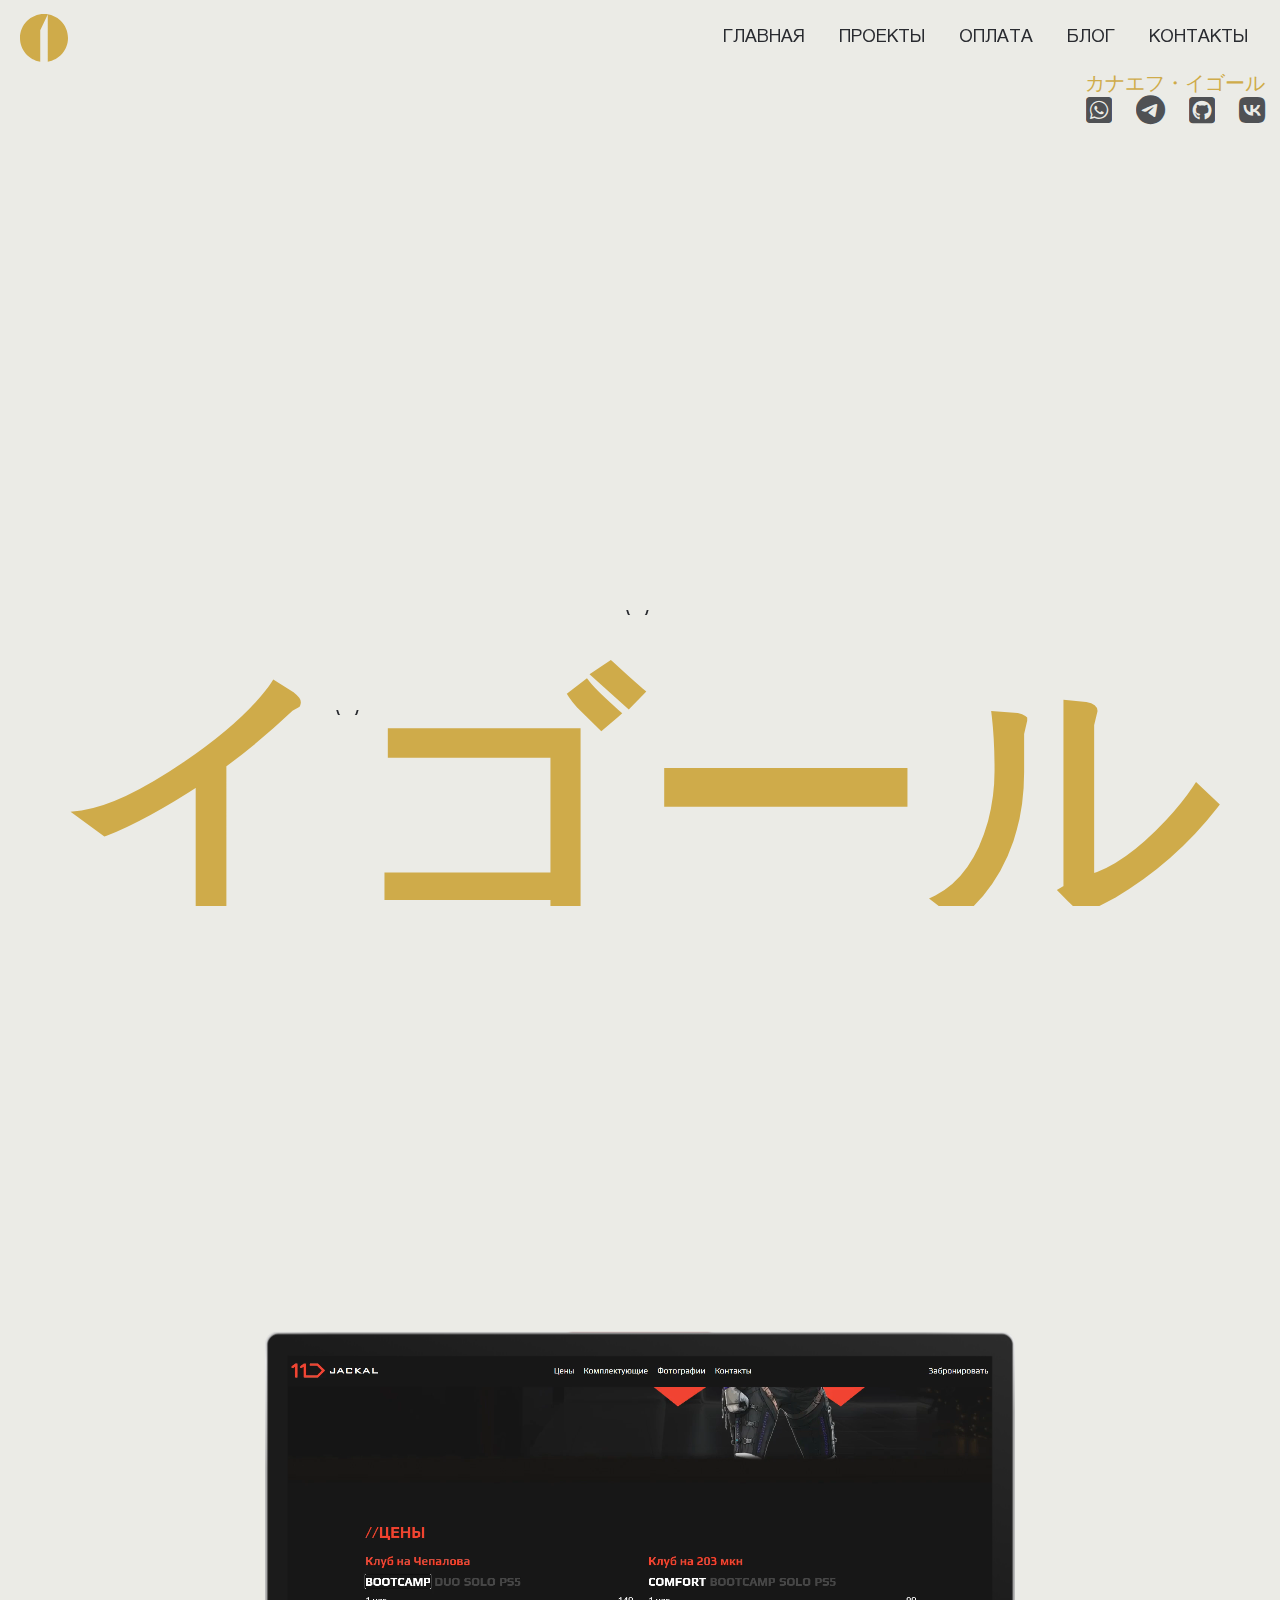
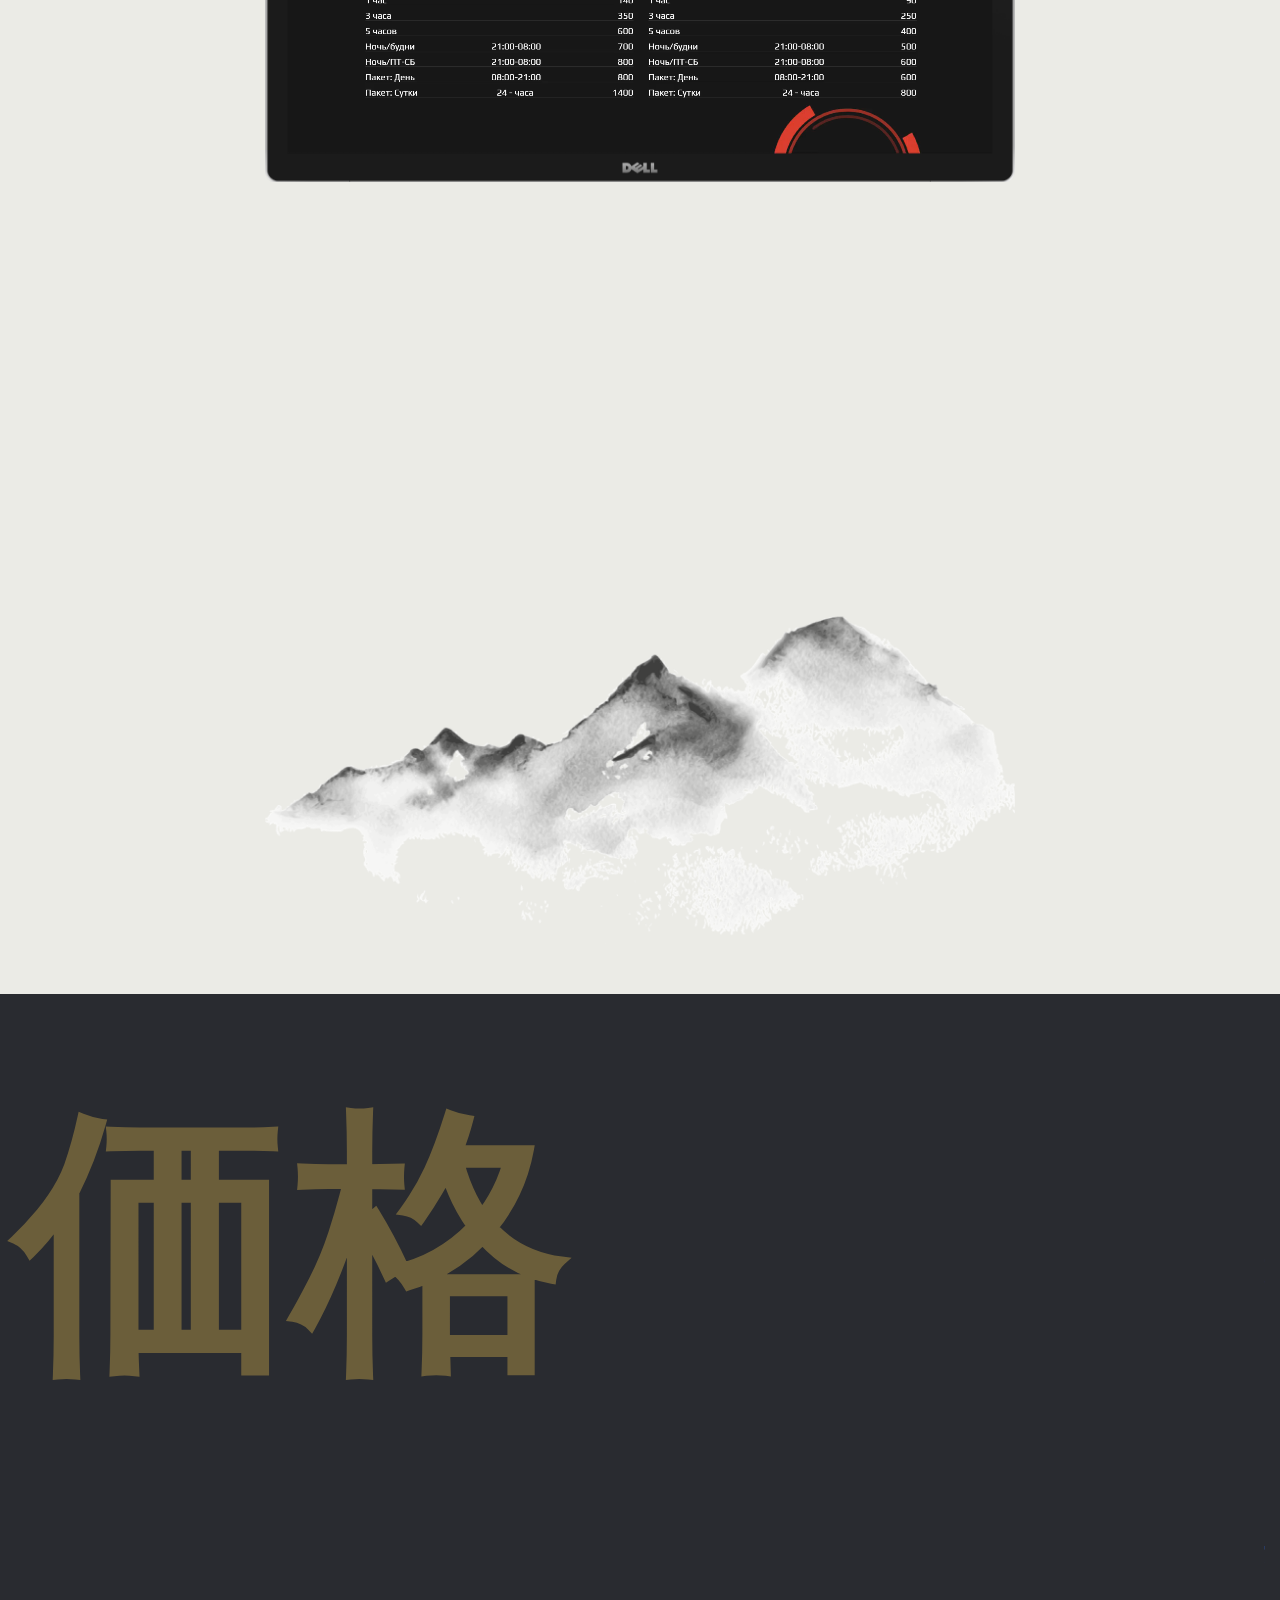
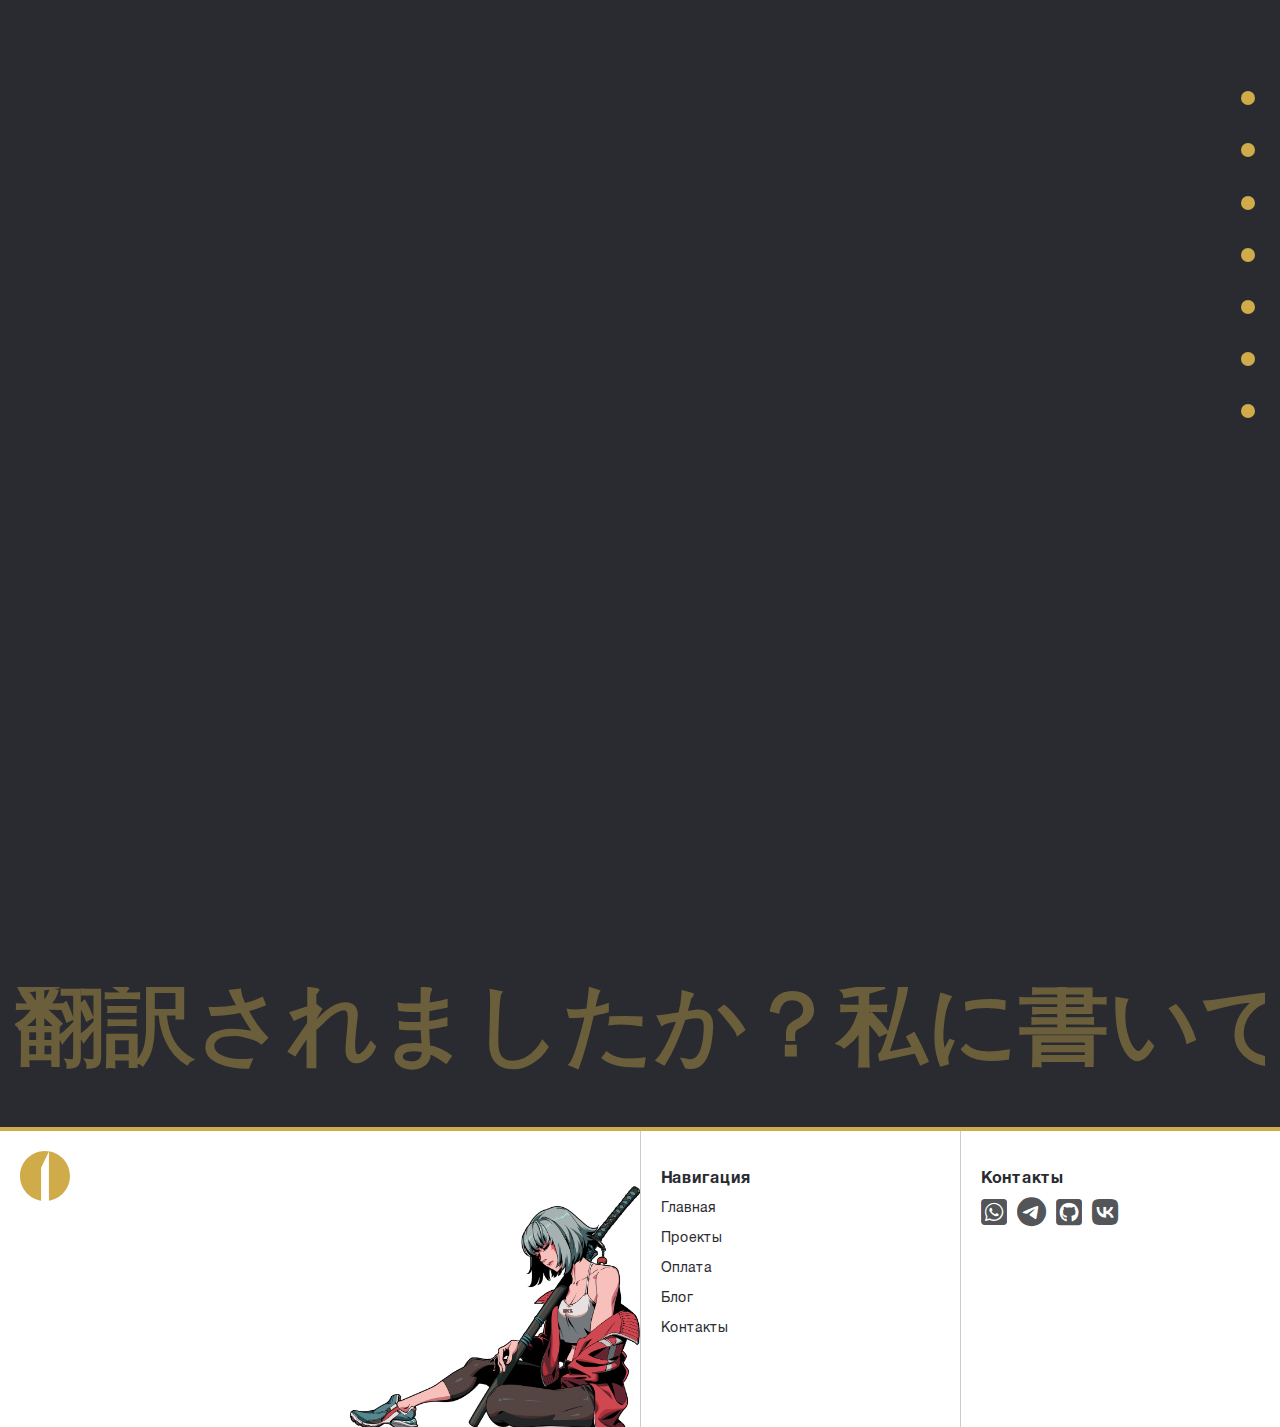
<file: index.html>
<!DOCTYPE html>
<html lang="ru">

<head>
	<title>Главная</title>
	<meta charset="UTF-8">
	<meta name="format-detection" content="telephone=no">
	<!-- <style>body{opacity: 0;}</style> -->
	<link rel="stylesheet" href="css/style.min.css?_v=20240808153308">
	<link rel="shortcut icon" href="img/logo.svg">
	<!-- <meta name="robots" content="noindex, nofollow"> -->
	<meta name="viewport" content="width=device-width, initial-scale=1.0">
</head>

<body>
	<div class="wrapper">
		<header data-scroll="1" class="header">
			<a href="https://igorlight.github.io/web-studio/" class="header__logo"><img src="img/logo.svg" alt="логотип в хедере"></a>
			<div class="header__menu menu">
				<nav class="menu__body">
					<ul class="menu__list">
						<li class="menu__item"><a href="https://igorlight.github.io/web-studio/" class="menu__link">главная</a></li>
						<li class="menu__item"><a href="projects.html" class="menu__link">проекты</a></li>
						<li class="menu__item"><a href="payment.html" class="menu__link">оплата</a></li>
						<li class="menu__item"><a href="blog.html" class="menu__link">блог</a></li>
						<li class="menu__item"><a href="contacts.html" class="menu__link">контакты</a></li>
					</ul>
				</nav>
				<button type="button" class="menu__icon icon-menu"><span></span></button>
			</div>
		</header>
		<main class="page">
			<section class="hero">
				<h1 class="hero__invisible">Нужен современный сайт ?</h1>
				<div class="hero__container">
					<div class="hero__decor decor-hero">
						<p class="decor-hero">カナエフ・イゴール</p>
						<div class="contacts-list contacts-list-hero">
							<a href="https://wa.me/79141056954" class="contacts-list__link _icon-whatsapp"></a>
							<a href="https://t.me/Igorlajty" class="contacts-list__link _icon-telegram"></a>
							<a href="https://github.com/Igorlight/" class="contacts-list__link _icon-github"></a>
							<a href="https://vk.com/askalak" class="contacts-list__link _icon-vk"></a>
						</div>
					</div>
					<div class="hero__wrapper">
						<div class="hero__content content-hero">
							<div class="content-hero__title">
								<div class="animation-wrapper">
									<p class="content-hero__title-text title">НУЖЕН</p>
								</div>
								<div class="animation-wrapper">
									<p class="content-hero__title-text title">СОВРЕМЕННЫЙ</p>
								</div>
								<div class="animation-wrapper">
									<p class="content-hero__title-text title">ВЕБ-САЙТ ?</p>
								</div>
							</div>
							<ul class="animation-wrapper">
								<li class="content-hero__descr">Сделаю:</li>
								<li class="content-hero__descr">Лендинг</li>
								<li class="content-hero__descr">Портфолио</li>
								<li class="content-hero__descr">Корпоративный сайт</li>
								<li class="content-hero__descr">Многостраничный сайт</li>
							</ul>
						</div>
						<div class="hero__bottom">イゴール</div>
					</div>
				</div>
			</section>
			<section class="goal">
				<div class="goal__container">
					<div class="goal__animation-wrapper animation-wrapper animate-on-scroll">
						<h2 class="goal__title subtitle child-element">Что я предлагаю ?</h2>
					</div>
					<div class="goal__content">
						<div class="goal__item animate-on-scroll-side">
							<p class="goal__text child-element-left">Моя концепция - создавать уникальные сайты с чистым кодом, без конструкторов и шаблонов. Это обеспечивает высокую производительность, легкую поддержку и лучшую поисковую оптимизацию.</p>
							<p class="goal__text child-element-right">Кроме того, чистый код обеспечит простоту внесения изменений и улучшений в будущем. Свяжитесь со мной, и вместе мы создадим что-то действительно уникальное!</p>
						</div>
						<div class="goal__show">
							<div class="goal__animation-wrapper animation-wrapper animate-on-scroll">
								<h2 class="goal__subtitle child-element">Делаю легкие и привлекательные сайты под все устройства
								</h2>
							</div>
							<div class="goal__pictures">
								<div class="goal__pcwrap">
									<div class="goal__pc">
										<img src="img/pc.png" alt="Пример верстки для пк">
										<video autoplay loop muted class="goal__videopc">
											<source src="img/mockupfl.mp4">
										</video>
									</div>
								</div>
								<div class="goal__mobwrap">
									<div class="goal__mobile">
										<img src="img/mobile.png" alt="Пример верстки на моб устройствах">
										<video autoplay loop muted class="goal__videomobile">
											<source src="img/mockupmb.mp4">
										</video>
									</div>
								</div>
							</div>
						</div>
					</div>
					<div class="goal__mountains">
						<img src="img/mountains.png" alt="Декоративное изображение гор">
					</div>
				</div>
			</section>
			<section class="prices">
				<div class="prices__container">
					<div class="prices__animation-wrapper animation-wrapper animate-on-scroll">
						<h2 class="prices__title subtitle child-element">Цена и сроки</h2>
					</div>
					<div class="prices__top top-content">
						<p class="top-content__decor">価格</p>
						<div class="top-content__wrapper animate-on-scroll-side">
							<div class="top-content__animation-wrapper animation-wrapper animate-on-scroll">
								<div class="top-content__text child-element">
									<p>Одностраничный сайт: от 30 000 р. (срок разработки: от 2 недель)</p>
									<p>Многостраничный сайт: от 45 000 р. (срок разработки: от 1 месяца)</p>
								</div>
							</div>
							<p class="top-content__descr child-element-right">Обратите внимание, что цена и сроки могут
								варьироваться в зависимости от сложности проекта. В ближайшем будущем цены могут быть повышены,
								поэтому рекомендую связаться со мной как можно скорее, чтобы воспользоваться текущими ценами. Подробнее на странице "Оплата"</p>
						</div>
					</div>
					<div class="prices__animation-wrapper animation-wrapper animate-on-scroll">
						<h2 class="prices__title subtitle child-element">Этапы создания</h2>
					</div>
					<div class="prices__bottom bottom-prices animate-on-scroll-side">
						<p class="bottom-prices__text child-element-left">Я верю, что каждый проект - это уникальная возможность создать что-то новое и удивительное. Я тщательно планирую и выполняю каждый этап создания, чтобы создать что-то, чем я могу гордиться</p>
						<p class="bottom-prices__descr child-element-right">Ниже описаны шаги по созданию вашего веб-сайта; для получения дополнительной информации о каждом этапе можно кликнуть по этапу</p>
					</div>
					<ul class="prices__list">
						<li class="prices__item lines animate-on-scroll-side">
							<h3 class="prices__subtitle child-element-left">01.ИССЛЕДОВАНИЕ</h3>
							<p class="prices__subtext">Прежде чем приступить к созданию сайта, важно провести исследование, чтобы
								понять, что именно нужно пользователям, чем отличается ваш проект от конкурентов и как лучше всего
								реализовать задумку. Сюда входит как изучение целевой аудитории, так и анализ сайтов конкурентов, а
								точнее их действующих сайтов.</p>
						</li>
						<li class="prices__item lines animate-on-scroll-side">
							<h3 class="prices__subtitle child-element-left">02.ПРОЕКТИРОВАНИЕ</h3>
							<p class="prices__subtext">На этом этапе формируется структура сайта и определяется, как будут
								взаимодействовать его элементы. Создание структуры сайта: определение разделов, страниц,
								взаимосвязей между ними.</p>
						</li>
						<li class="prices__item lines animate-on-scroll-side">
							<h3 class="prices__subtitle child-element-left">03.ДИЗАЙН</h3>
							<p class="prices__subtext">Дизайн – это лицо вашего сайта. Он должен быть привлекательным, удобным для
								пользователей и отражать суть проекта. Создаю дизайн концепцию, разрабатываю макеты, выбираю шрифты,
								иконки, изображения и все это превращаю в красивый сайт.</p>
						</li>
						<li class="prices__item lines animate-on-scroll-side">
							<h3 class="prices__subtitle child-element-left">04.ВЕРСТКА/ПРОГРАММИРОВАНИЕ</h3>
							<p class="prices__subtext">Перевод дизайнерских макетов в чистый HTML, CSS и JS код, с реализацией
								динамических элементов и учетом SEO рекомендаций, также тестирование проекта на ошибки, и
								адаптивность на всех устройствах</p>
						</li>
						<li class="prices__item lines animate-on-scroll-side">
							<h3 class="prices__subtitle child-element-left">05.ПОКУПКА ДОМЕНА И ХОСТИНГА</h3>
							<p class="prices__subtext">Покупка доменного имени для вашего сайта с SSL сертификатом, и хостингом.</p>
						</li>
						<li class="prices__item lines animate-on-scroll-side">
							<h3 class="prices__subtitle child-element-left">06.ПОСАДКА НА MODX</h3>
							<p class="prices__subtext">Что такое MODX ? по сути это админ панель для вашего сайта, чтобы вы могли
								удобно менять контент без привлечения разработчиков. Почему именно MODX ? Раньше я несколько лет
								работал с Bitrix и Wordpress, и пришел к выводу что Bitrix нужен только для больших
								интернет-магазинов, а Wordpress довольно довольно тяжелый из за чего сайты работают медленее.</p>
						</li>
						<li class="prices__item lines animate-on-scroll-side">
							<h3 class="prices__subtitle child-element-left">07.ФИНАЛЬНАЯ НАСТРОЙКА</h3>
							<p class="prices__subtext">Базовая оптимизация поисковой машины (SEO) и наполнение контентом вашего веб-ресурса, чтобы обеспечить его высокую видимость и привлекательность для целевой аудитории.</p>
						</li>
					</ul>
				</div>
			</section>
			<section class="advantages">
				<div class="advantages__container">
					<div class="advantages__animation-wrapper animation-wrapper animate-on-scroll">
						<h2 class="advantages__title child-element subtitle">Преимущества</h2>
					</div>
					<div class="advantages__wrapper animate-on-scroll-side">
						<div class="advantages__item child-element-left">
							<img src="img/advcode.svg" alt="иконка с кодом">
							<h3 class="advantages__subtitle">ЧИСТЫЙ КОД</h3>
							<p class="advantages__text">Чистый код обеспечивает легкость, скорость, простоту поддержки вашего сайта,
								а также улучшает его видимость в поисковых системах.</p>
						</div>
						<div class="advantages__item-wrapper animation-wrapper animate-on-scroll">
							<div class="advantages__item child-element">
								<img src="img/advdesign.svg" alt="иконка с дизайном">
								<h3 class="advantages__subtitle">УНИКАЛЬНЫЙ ДИЗАЙН</h3>
								<p class="advantages__text">Ваш сайт не будет шаблонным, я создам для него уникальный дизайн,
									который будет радовать глаз и приносить удовольствие вашим пользователям.</p>
							</div>
						</div>

						<div class="advantages__item child-element-right">
							<img src="img/advmoney.svg" alt="иконка доллара">
							<h3 class="advantages__subtitle">ЭКОНОМИЯ</h3>
							<p class="advantages__text">Сравнив мои цены с предложениями конкурентов, вы убедитесь, что мои услуги
								предлагаются по более привлекательным тарифам.</p>
						</div>
					</div>
					<div class="advantages__decor">
						<p>翻訳されましたか？私に書いて</p>
					</div>
				</div>
			</section>
		</main>
		<footer class="footer" id="footer">
			<div class="footer__logo">
				<img src="img/logo.svg" class="footer__logo-img" alt="Мой логотип">
				<img src="img/shao.png" class="footer__img" alt="картинка аниме">
			</div>
			<ul class="footer__list links-footer">
				<h3 class="footer__title">Навигация</h3>
				<li class="links-footer__item"><a href="https://igorlight.github.io/web-studio/" class="links-footer__link">Главная</a></li>
				<li class="links-footer__item"><a href="projects.html" class="links-footer__link">Проекты</a></li>
				<li class="links-footer__item"><a href="payment.html" class="links-footer__link">Оплата</a></li>
				<li class="links-footer__item"><a href="blog.html" class="links-footer__link">Блог</a></li>
				<li class="links-footer__item"><a href="contacts.html" class="links-footer__link">Контакты</a></li>
			</ul>
			<div class="footer__contacts contacts-footer">
				<h3 class="footer__title">Контакты</h3>
				<div class="contacts-list contacts-list-footer">
					<a href="https://wa.me/79141056954" class="contacts-list__link _icon-whatsapp"></a>
					<a href="https://t.me/Igorlajty" class="contacts-list__link _icon-telegram"></a>
					<a href="https://github.com/Igorlight/" class="contacts-list__link _icon-github"></a>
					<a href="https://vk.com/askalak" class="contacts-list__link _icon-vk"></a>
				</div>
			</div>
		</footer>
	</div>
	<script src="js/app.min.js?_v=20240808153308"></script>
</body>

</html>
</file>
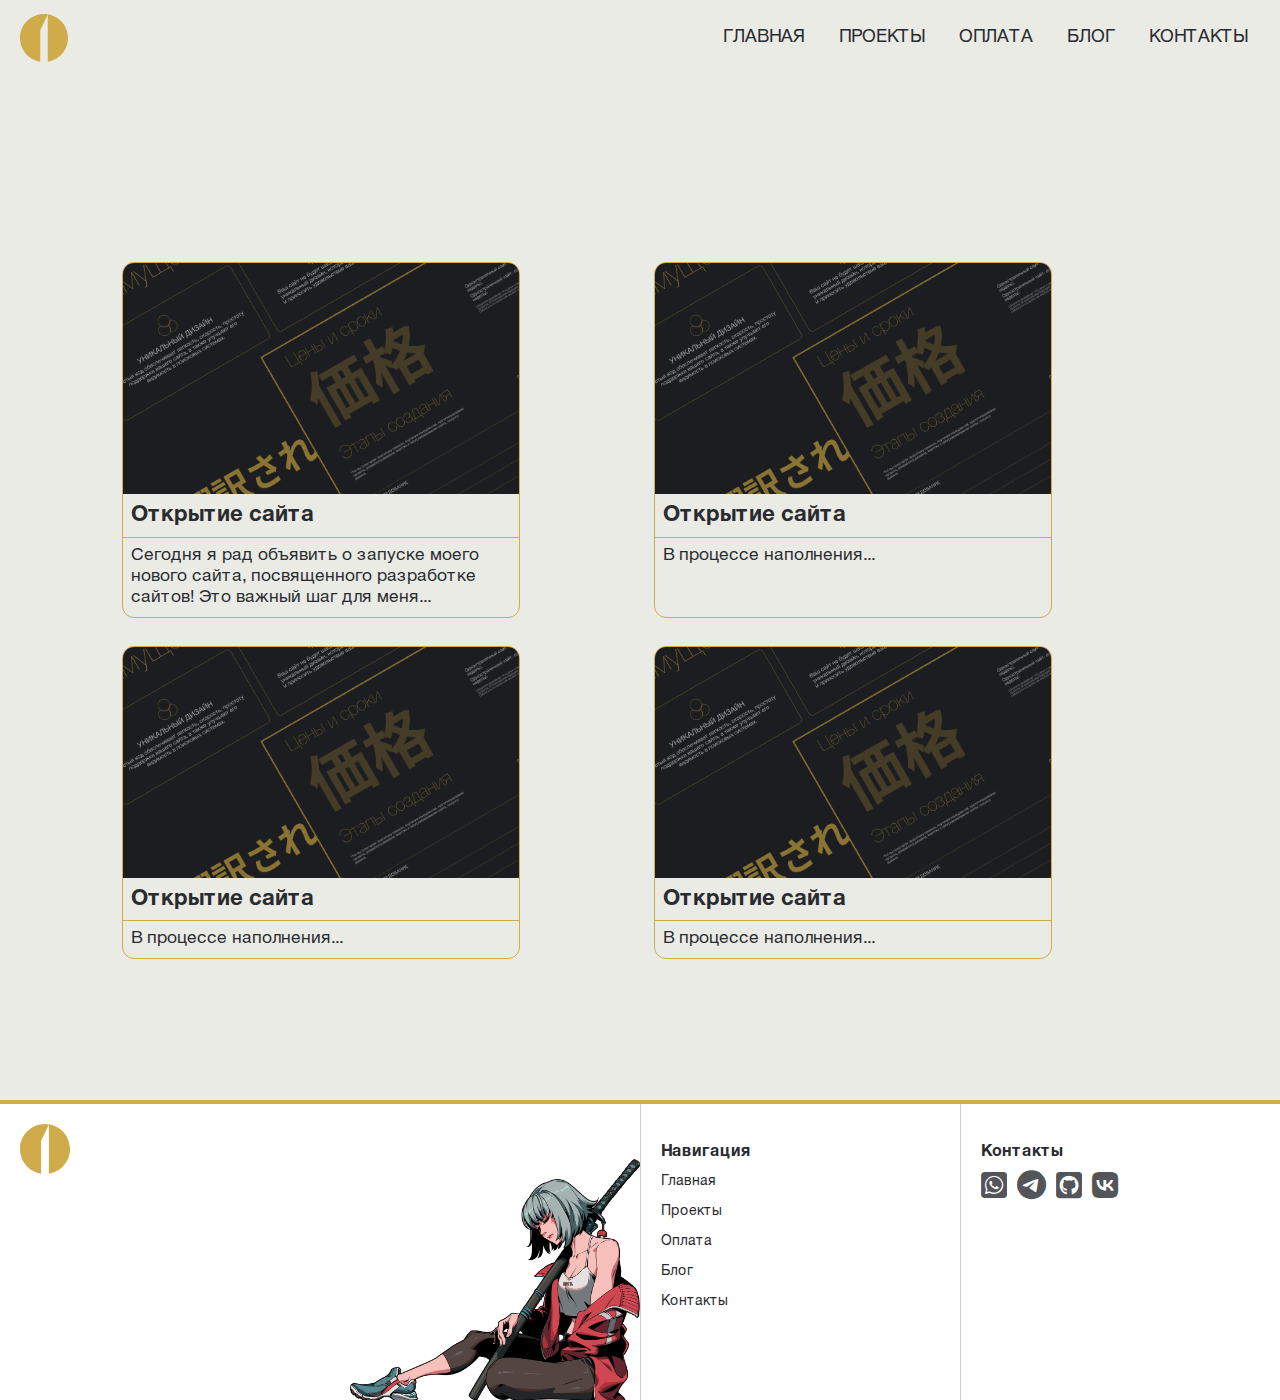
<file: blog.html>
<!DOCTYPE html>
<html lang="ru">

<head>
	<title>Блог</title>
	<meta charset="UTF-8">
	<meta name="format-detection" content="telephone=no">
	<!-- <style>body{opacity: 0;}</style> -->
	<link rel="stylesheet" href="css/style.min.css?_v=20240808153308">
	<link rel="shortcut icon" href="img/logo.svg">
	<!-- <meta name="robots" content="noindex, nofollow"> -->
	<meta name="viewport" content="width=device-width, initial-scale=1.0">
</head>

<body>
	<div class="wrapper">
		<header data-scroll="1" class="header">
			<a href="https://igorlight.github.io/web-studio/" class="header__logo"><img src="img/logo.svg" alt="логотип в хедере"></a>
			<div class="header__menu menu">
				<nav class="menu__body">
					<ul class="menu__list">
						<li class="menu__item"><a href="https://igorlight.github.io/web-studio/" class="menu__link">главная</a></li>
						<li class="menu__item"><a href="projects.html" class="menu__link">проекты</a></li>
						<li class="menu__item"><a href="payment.html" class="menu__link">оплата</a></li>
						<li class="menu__item"><a href="blog.html" class="menu__link">блог</a></li>
						<li class="menu__item"><a href="contacts.html" class="menu__link">контакты</a></li>
					</ul>
				</nav>
				<button type="button" class="menu__icon icon-menu"><span></span></button>
			</div>
		</header>
		<main class="page">
			<section class="blog">
				<div class="blog__container">
					<div class="blog__wrapper">
						<div class="animate-on-scroll over-hidden">
							<h1 class="blog__title title child-element">Блог</h1>
						</div>
						<div class="blog__descr-wrapper animate-on-scroll over-hidden">
							<p class="blog__descr child-element">Здесь будут блоги на разные темы, возможно просто мысли в текст</p>
						</div>
						<ul class="blog__list">
							<li class="blog__item item-blog">
								<a href="opening-site.html" class="item-blog__link">
									<img src="img/blog-img/openingsite.png" alt="Открытие сайта">
									<h2 class="item-blog__title">Открытие сайта</h2>
									<p class="item-blog__text">Сегодня я рад объявить о запуске моего нового сайта, посвященного разработке сайтов! Это важный шаг для меня...</p>
								</a>
							</li>
							<li class="blog__item item-blog">
								<a href="#" class="item-blog__link">
									<img src="img/blog-img/openingsite.png" alt="Открытие сайта">
									<h2 class="item-blog__title">Открытие сайта</h2>
									<p class="item-blog__text">В процессе наполнения...</p>
								</a>
							</li>
							<li class="blog__item item-blog">
								<a href="#" class="item-blog__link">
									<img src="img/blog-img/openingsite.png" alt="Открытие сайта">
									<h2 class="item-blog__title">Открытие сайта</h2>
									<p class="item-blog__text">В процессе наполнения...</p>
								</a>
							</li>
							<li class="blog__item item-blog">
								<a href="#" class="item-blog__link">
									<img src="img/blog-img/openingsite.png" alt="Открытие сайта">
									<h2 class="item-blog__title">Открытие сайта</h2>
									<p class="item-blog__text">В процессе наполнения...</p>
								</a>
							</li>
						</ul>
					</div>
				</div>
			</section>
		</main>
		<footer class="footer" id="footer">
			<div class="footer__logo">
				<img src="img/logo.svg" class="footer__logo-img" alt="Мой логотип">
				<img src="img/shao.png" class="footer__img" alt="картинка аниме">
			</div>
			<ul class="footer__list links-footer">
				<h3 class="footer__title">Навигация</h3>
				<li class="links-footer__item"><a href="https://igorlight.github.io/web-studio/" class="links-footer__link">Главная</a></li>
				<li class="links-footer__item"><a href="projects.html" class="links-footer__link">Проекты</a></li>
				<li class="links-footer__item"><a href="payment.html" class="links-footer__link">Оплата</a></li>
				<li class="links-footer__item"><a href="blog.html" class="links-footer__link">Блог</a></li>
				<li class="links-footer__item"><a href="contacts.html" class="links-footer__link">Контакты</a></li>
			</ul>
			<div class="footer__contacts contacts-footer">
				<h3 class="footer__title">Контакты</h3>
				<div class="contacts-list contacts-list-footer">
					<a href="https://wa.me/79141056954" class="contacts-list__link _icon-whatsapp"></a>
					<a href="https://t.me/Igorlajty" class="contacts-list__link _icon-telegram"></a>
					<a href="https://github.com/Igorlight/" class="contacts-list__link _icon-github"></a>
					<a href="https://vk.com/askalak" class="contacts-list__link _icon-vk"></a>
				</div>
			</div>
		</footer>
	</div>
	<script src="js/app.min.js?_v=20240808153308"></script>
</body>

</html>
</file>
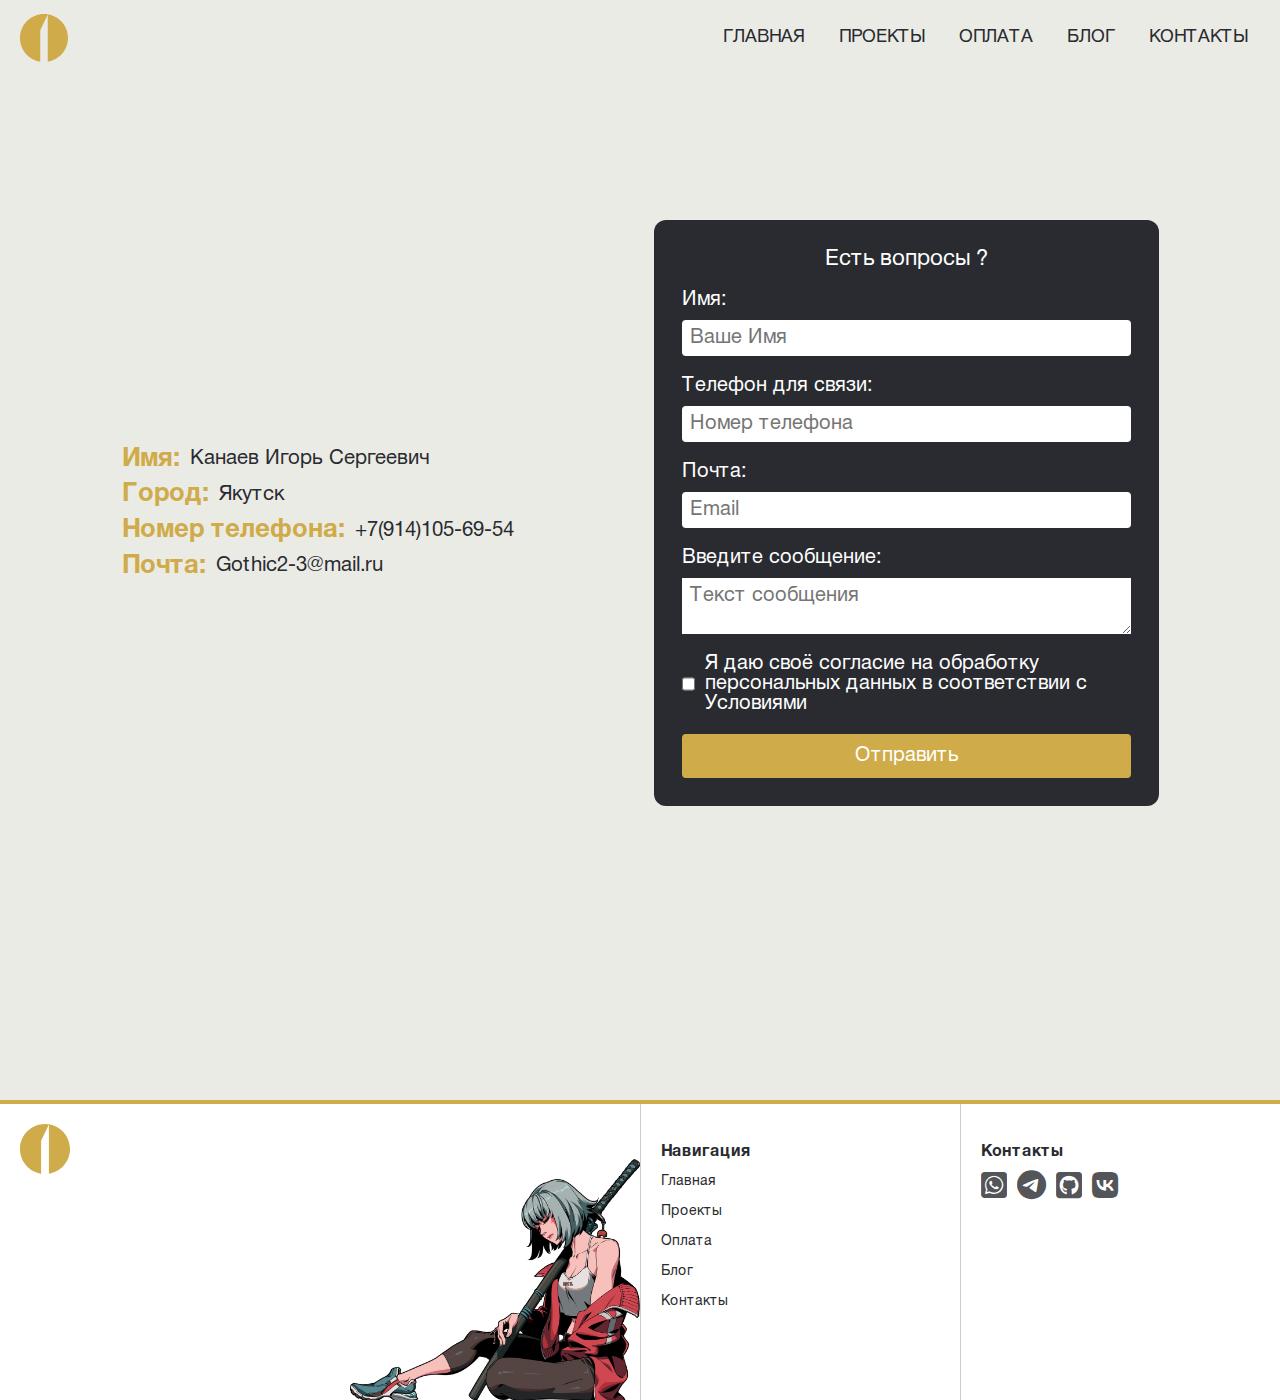
<file: contacts.html>
<!DOCTYPE html>
<html lang="ru">

<head>
	<title>Контакты</title>
	<meta charset="UTF-8">
	<meta name="format-detection" content="telephone=no">
	<!-- <style>body{opacity: 0;}</style> -->
	<link rel="stylesheet" href="css/style.min.css?_v=20240808153308">
	<link rel="shortcut icon" href="img/logo.svg">
	<!-- <meta name="robots" content="noindex, nofollow"> -->
	<meta name="viewport" content="width=device-width, initial-scale=1.0">
</head>

<body>
	<div class="wrapper">
		<header data-scroll="1" class="header">
			<a href="https://igorlight.github.io/web-studio/" class="header__logo"><img src="img/logo.svg" alt="логотип в хедере"></a>
			<div class="header__menu menu">
				<nav class="menu__body">
					<ul class="menu__list">
						<li class="menu__item"><a href="https://igorlight.github.io/web-studio/" class="menu__link">главная</a></li>
						<li class="menu__item"><a href="projects.html" class="menu__link">проекты</a></li>
						<li class="menu__item"><a href="payment.html" class="menu__link">оплата</a></li>
						<li class="menu__item"><a href="blog.html" class="menu__link">блог</a></li>
						<li class="menu__item"><a href="contacts.html" class="menu__link">контакты</a></li>
					</ul>
				</nav>
				<button type="button" class="menu__icon icon-menu"><span></span></button>
			</div>
		</header>
		<main class="page">
			<section class="contacts">
				<div class="contacts__container">
					<div class="contacts__wrapper">
						<div class="contacts__title-wrapper animate-on-scroll over-hidden">
							<h1 class="contacts__title title child-element">Контакты</h1>
						</div>

						<div class="contacts__content animate-on-scroll-side">
							<ul class="contacts__info child-element-left">
								<li class="contacts__item">
									<p class="contacts__subtitle">Имя:</p>
									<p class="contacts__subtext">Канаев Игорь Сергеевич</p>
								</li>
								<li class="contacts__item">
									<p class="contacts__subtitle">Город:</p>
									<p class="contacts__subtext">Якутск</p>
								</li>
								<li class="contacts__item">
									<p class="contacts__subtitle">Номер телефона:</p>
									<p class="contacts__subtext">+7(914)105-69-54</p>
								</li>
								<li class="contacts__item">
									<p class="contacts__subtitle">Почта:</p>
									<p class="contacts__subtext">Gothic2-3@mail.ru</p>
								</li>
							</ul>
							<div class="contacts__form child-element-right">
								<h2 class="contacts__quest">Есть вопросы ?</h2>
								<form class="form" method="POST">
									<div class="form__item">
										<label for="formName">Имя:</label>
										<input maxlength="20" type="text" name="name" id="formName" placeholder="Ваше Имя">
									</div>
									<div class="form__item">
										<label for="formTel">Телефон для связи:</label>
										<input maxlength="20" type="tel" name="tel" id="formTel" placeholder="Номер телефона">
									</div>
									<div class="form__item">
										<label for="formEmail">Почта:</label>
										<input maxlength="80" type="email" name="email" id="formEmail" placeholder="Email">
									</div>
									<div class="form__item">
										<label for="formTextarea">Введите сообщение:</label>
										<textarea name="textarea" id="FormTextarea" placeholder="Текст сообщения"></textarea>
									</div>
									<div class="form__item">
										<div class="form__checkbox">
											<input id="formAgree" type="checkbox" name="agreement">
											<label for="formAgree">
												<p class="form__agreement">Я даю своё согласие на обработку персональных
													данных в соответствии с <a href="#">Условиями</a></p>
											</label>
										</div>
									</div>
									<button class="form__button" type="submit">Отправить</button>
								</form>
							</div>
						</div>
					</div>
				</div>
			</section>
		</main>
		<footer class="footer" id="footer">
			<div class="footer__logo">
				<img src="img/logo.svg" class="footer__logo-img" alt="Мой логотип">
				<img src="img/shao.png" class="footer__img" alt="картинка аниме">
			</div>
			<ul class="footer__list links-footer">
				<h3 class="footer__title">Навигация</h3>
				<li class="links-footer__item"><a href="https://igorlight.github.io/web-studio/" class="links-footer__link">Главная</a></li>
				<li class="links-footer__item"><a href="projects.html" class="links-footer__link">Проекты</a></li>
				<li class="links-footer__item"><a href="payment.html" class="links-footer__link">Оплата</a></li>
				<li class="links-footer__item"><a href="blog.html" class="links-footer__link">Блог</a></li>
				<li class="links-footer__item"><a href="contacts.html" class="links-footer__link">Контакты</a></li>
			</ul>
			<div class="footer__contacts contacts-footer">
				<h3 class="footer__title">Контакты</h3>
				<div class="contacts-list contacts-list-footer">
					<a href="https://wa.me/79141056954" class="contacts-list__link _icon-whatsapp"></a>
					<a href="https://t.me/Igorlajty" class="contacts-list__link _icon-telegram"></a>
					<a href="https://github.com/Igorlight/" class="contacts-list__link _icon-github"></a>
					<a href="https://vk.com/askalak" class="contacts-list__link _icon-vk"></a>
				</div>
			</div>
		</footer>
	</div>
	<!-- <div id="popup" aria-hidden="true" class="popup">
	<div class="popup__wrapper">
		<div class="popup__content">
			<button data-close type="button" class="popup__close">Закрыть</button>
			<div class="popup__text">
				Text
			</div>
		</div>
	</div>
</div> -->
	<script src="js/app.min.js?_v=20240808153308"></script>
</body>

</html>
</file>
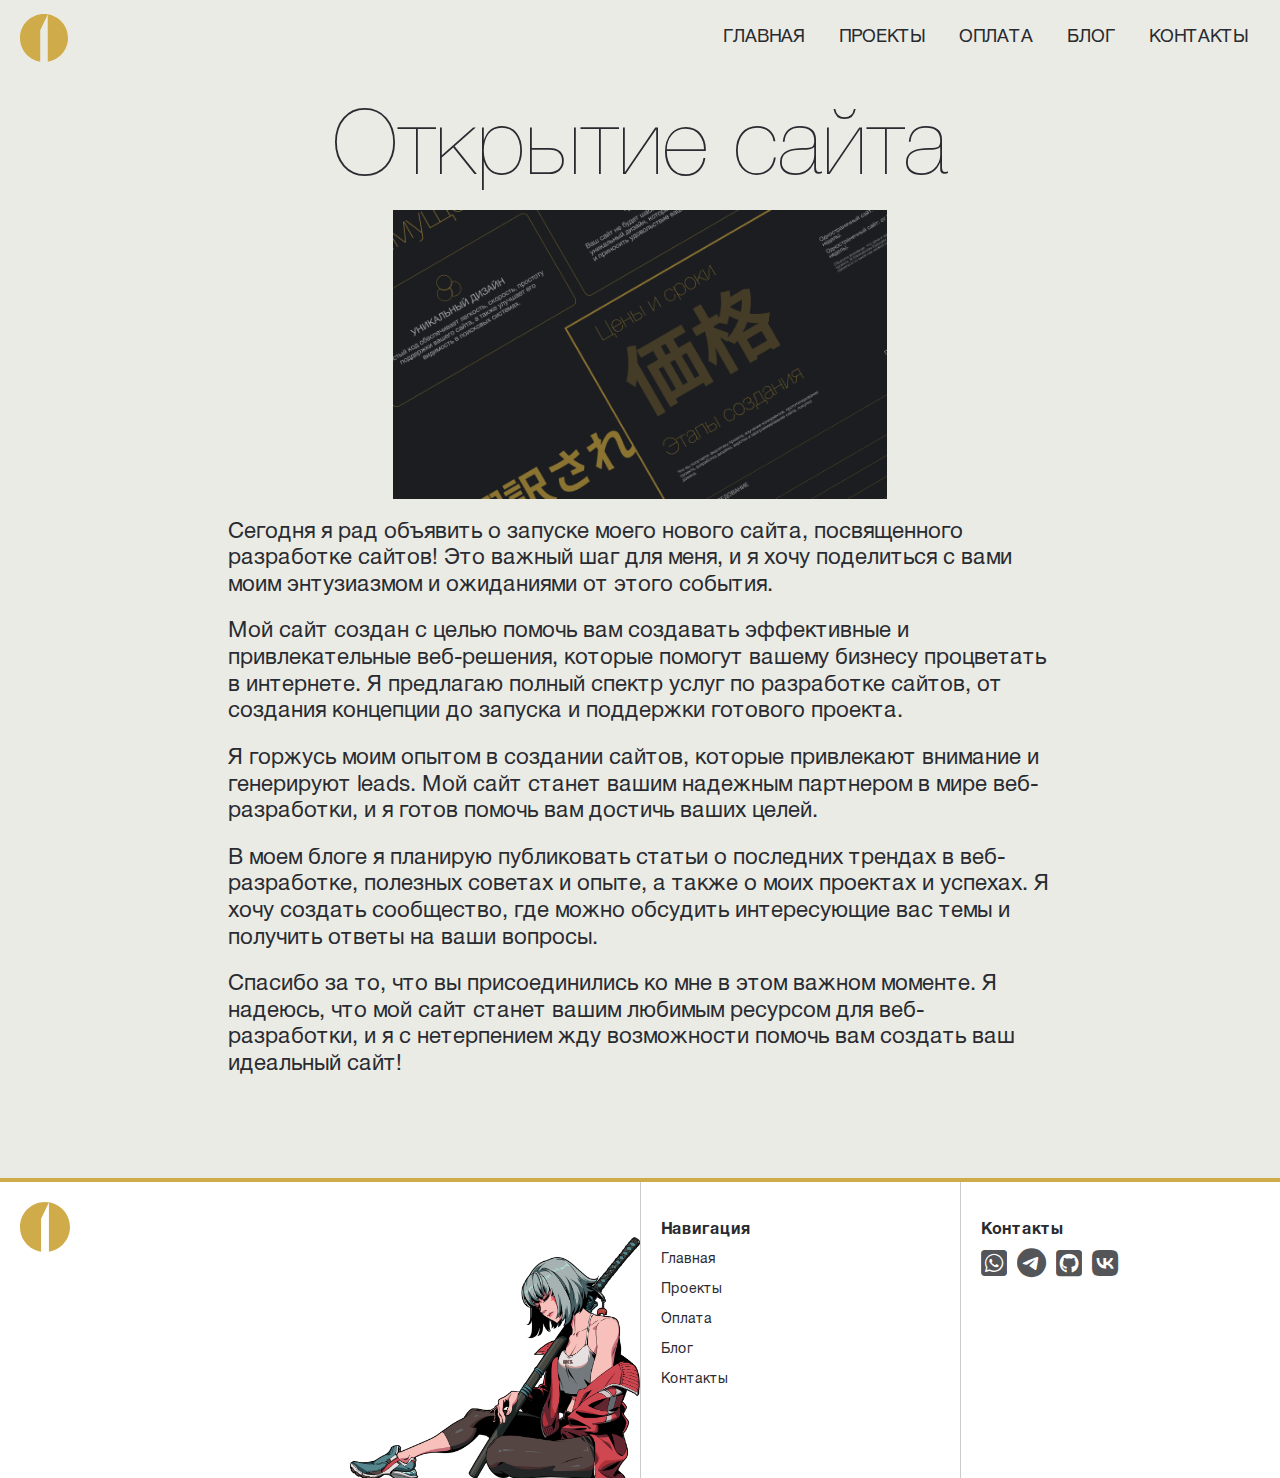
<file: opening-site.html>
<!DOCTYPE html>
<html lang="ru">

<head>
	<title>Открытие сайта</title>
	<meta charset="UTF-8">
	<meta name="format-detection" content="telephone=no">
	<!-- <style>body{opacity: 0;}</style> -->
	<link rel="stylesheet" href="css/style.min.css?_v=20240808153308">
	<link rel="shortcut icon" href="img/logo.svg">
	<!-- <meta name="robots" content="noindex, nofollow"> -->
	<meta name="viewport" content="width=device-width, initial-scale=1.0">
</head>

<body>
	<div class="wrapper">
		<header data-scroll="1" class="header">
			<a href="https://igorlight.github.io/web-studio/" class="header__logo"><img src="img/logo.svg" alt="логотип в хедере"></a>
			<div class="header__menu menu">
				<nav class="menu__body">
					<ul class="menu__list">
						<li class="menu__item"><a href="https://igorlight.github.io/web-studio/" class="menu__link">главная</a></li>
						<li class="menu__item"><a href="projects.html" class="menu__link">проекты</a></li>
						<li class="menu__item"><a href="payment.html" class="menu__link">оплата</a></li>
						<li class="menu__item"><a href="blog.html" class="menu__link">блог</a></li>
						<li class="menu__item"><a href="contacts.html" class="menu__link">контакты</a></li>
					</ul>
				</nav>
				<button type="button" class="menu__icon icon-menu"><span></span></button>
			</div>
		</header>
		<main class="page">
			<section class="newpage">
				<div class="newpage__container">
					<div class="newpage__wrapper">
						<div class="animate-on-scroll over-hidden">
							<h1 class="newpage__title title">Открытие сайта</h1>
						</div>
						<div class="newpage__img">
							<img src="img/blog-img/openingsite.png" alt="Открытие веб сайта картинка">
						</div>
						<div class="newpage__content">
							<p class="newpage__text">Сегодня я рад объявить о запуске моего нового сайта, посвященного разработке сайтов! Это важный шаг для меня, и я хочу поделиться с вами моим энтузиазмом и ожиданиями от этого события.</p>
							<p class="newpage__text">Мой сайт создан с целью помочь вам создавать эффективные и привлекательные веб-решения, которые помогут вашему бизнесу процветать в интернете. Я предлагаю полный спектр услуг по разработке сайтов, от создания концепции до запуска и поддержки готового проекта.</p>
							<p class="newpage__text">Я горжусь моим опытом в создании сайтов, которые привлекают внимание и генерируют leads. Мой сайт станет вашим надежным партнером в мире веб-разработки, и я готов помочь вам достичь ваших целей.</p>
							<p class="newpage__text">В моем блоге я планирую публиковать статьи о последних трендах в веб-разработке, полезных советах и опыте, а также о моих проектах и успехах. Я хочу создать сообщество, где можно обсудить интересующие вас темы и получить ответы на ваши вопросы.</p>
							<p class="newpage__text">Спасибо за то, что вы присоединились ко мне в этом важном моменте. Я надеюсь, что мой сайт станет вашим любимым ресурсом для веб-разработки, и я с нетерпением жду возможности помочь вам создать ваш идеальный сайт!</p>
						</div>
					</div>
				</div>
			</section>
		</main>
		<footer class="footer" id="footer">
			<div class="footer__logo">
				<img src="img/logo.svg" class="footer__logo-img" alt="Мой логотип">
				<img src="img/shao.png" class="footer__img" alt="картинка аниме">
			</div>
			<ul class="footer__list links-footer">
				<h3 class="footer__title">Навигация</h3>
				<li class="links-footer__item"><a href="https://igorlight.github.io/web-studio/" class="links-footer__link">Главная</a></li>
				<li class="links-footer__item"><a href="projects.html" class="links-footer__link">Проекты</a></li>
				<li class="links-footer__item"><a href="payment.html" class="links-footer__link">Оплата</a></li>
				<li class="links-footer__item"><a href="blog.html" class="links-footer__link">Блог</a></li>
				<li class="links-footer__item"><a href="contacts.html" class="links-footer__link">Контакты</a></li>
			</ul>
			<div class="footer__contacts contacts-footer">
				<h3 class="footer__title">Контакты</h3>
				<div class="contacts-list contacts-list-footer">
					<a href="https://wa.me/79141056954" class="contacts-list__link _icon-whatsapp"></a>
					<a href="https://t.me/Igorlajty" class="contacts-list__link _icon-telegram"></a>
					<a href="https://github.com/Igorlight/" class="contacts-list__link _icon-github"></a>
					<a href="https://vk.com/askalak" class="contacts-list__link _icon-vk"></a>
				</div>
			</div>
		</footer>
	</div>
	<script src="js/app.min.js?_v=20240808153308"></script>
</body>

</html>
</file>
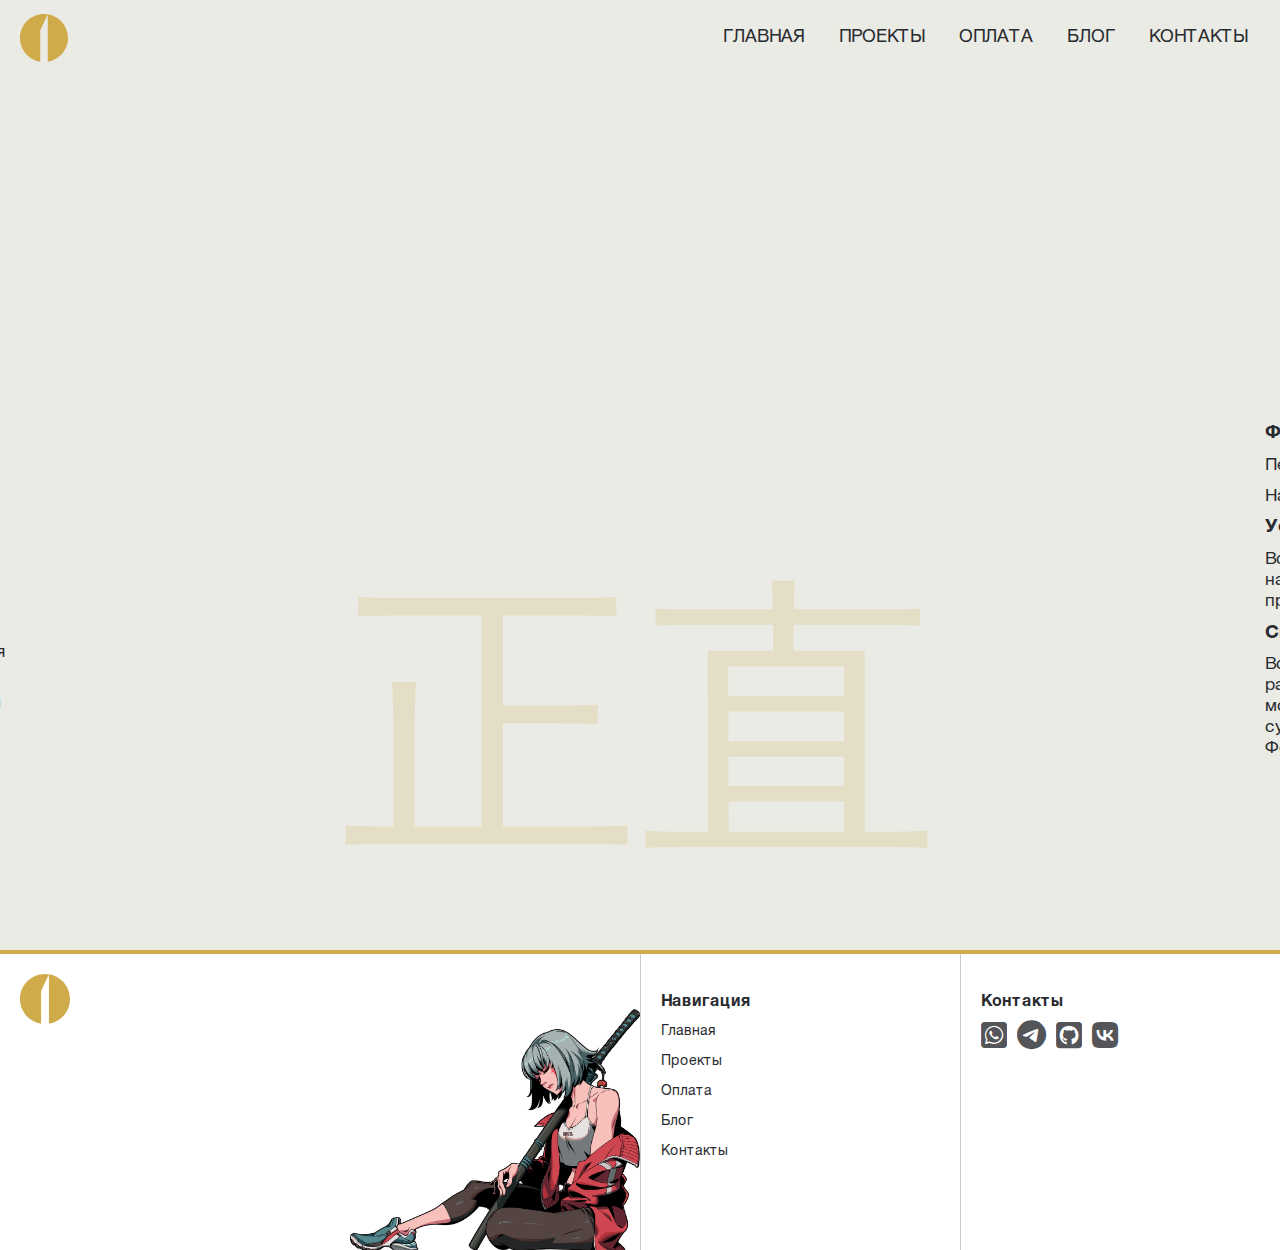
<file: payment.html>
<!DOCTYPE html>
<html lang="ru">

<head>
	<title>Контакты</title>
	<meta charset="UTF-8">
	<meta name="format-detection" content="telephone=no">
	<!-- <style>body{opacity: 0;}</style> -->
	<link rel="stylesheet" href="css/style.min.css?_v=20240808153308">
	<link rel="shortcut icon" href="img/logo.svg">
	<!-- <meta name="robots" content="noindex, nofollow"> -->
	<meta name="viewport" content="width=device-width, initial-scale=1.0">
</head>

<body>
	<div class="wrapper">
		<header data-scroll="1" class="header">
			<a href="https://igorlight.github.io/web-studio/" class="header__logo"><img src="img/logo.svg" alt="логотип в хедере"></a>
			<div class="header__menu menu">
				<nav class="menu__body">
					<ul class="menu__list">
						<li class="menu__item"><a href="https://igorlight.github.io/web-studio/" class="menu__link">главная</a></li>
						<li class="menu__item"><a href="projects.html" class="menu__link">проекты</a></li>
						<li class="menu__item"><a href="payment.html" class="menu__link">оплата</a></li>
						<li class="menu__item"><a href="blog.html" class="menu__link">блог</a></li>
						<li class="menu__item"><a href="contacts.html" class="menu__link">контакты</a></li>
					</ul>
				</nav>
				<button type="button" class="menu__icon icon-menu"><span></span></button>
			</div>
		</header>
		<main class="page">
			<section class="payment">
				<div class="payment__container">
					<div class="payment__wrapper">
						<div class="animate-on-scroll over-hidden">
							<h1 class="payment__title title child-element">Условия оплаты</h1>
						</div>
						<div class="payment__descr-wrapper animate-on-scroll over-hidden">
							<p class="payment__descr child-element">
								Настоящие условия оплаты регулируют порядок и условия оплаты услуг, предоставляемых мной, Канаев Игорь Сергеевич(самозанятый, зарегистрирован в соответствии с законодательством Российской Федерации).
							</p>
						</div>

						<div class="payment__content animate-on-scroll-side">
							<div class="payment__item child-element-left">
								<h2 class="payment__subtitle">Система оплаты 50% / 50%</h2>
								<p class="payment__text">После согласования проекта и определения окончательной цены проекта, я приступаю к работе над проектом. После этапа "Проектирование", я предоставляю клиенту прототип дизайна сайта для утверждения.</p>
								<p class="payment__text">Тут клиент имеет право отказаться от дальнейшей работы над проектом, и в этом случае он не несет никаких финансовых обязательств.</p>
								<p class="payment__text">В случае утверждения прототипа, клиент оплачивает 50% от общей стоимости сайта. Затем я продолжаю работу над проектом, выполняя все этапы до его полного завершения.</p>
								<p class="payment__text">Оставшиеся 50% от общей стоимости сайта оплачиваются клиентом после завершения всех этапов и сдачи готового проекта.</p>
							</div>
							<div class="payment__item child-element-right">
								<h2 class="payment__subtitle">Форма оплаты</h2>
								<p class="payment__text">Перевод на банковскую карту(по реквизитам или по номеру телефону).</p>
								<p class="payment__text">Наличные (г.Якутск).</p>
								<h2 class="payment__subtitle">Условия возврата средств</h2>
								<p class="payment__text">Возврат средств возможен в случае, если я нарушил обещанные сроки на 10 и более календарных дней от согласованного срока завершения проекта, работа над проектом в таком случае останавливается.</p>
								<h2 class="payment__subtitle">Споры и разногласия</h2>
								<p class="payment__text">Все споры и разногласия, связанные с условиями оплаты, будут разрешаться путем переговоров между сторонами. Если стороны не могут достичь соглашения, спор будет передан на рассмотрение в судебном порядке в соответствии с законодательством Российской Федерации.</p>
							</div>

						</div>
						<div class="payment__decor">
							<p>正直</p>
						</div>
					</div>
				</div>
			</section>
		</main>
		<footer class="footer" id="footer">
			<div class="footer__logo">
				<img src="img/logo.svg" class="footer__logo-img" alt="Мой логотип">
				<img src="img/shao.png" class="footer__img" alt="картинка аниме">
			</div>
			<ul class="footer__list links-footer">
				<h3 class="footer__title">Навигация</h3>
				<li class="links-footer__item"><a href="https://igorlight.github.io/web-studio/" class="links-footer__link">Главная</a></li>
				<li class="links-footer__item"><a href="projects.html" class="links-footer__link">Проекты</a></li>
				<li class="links-footer__item"><a href="payment.html" class="links-footer__link">Оплата</a></li>
				<li class="links-footer__item"><a href="blog.html" class="links-footer__link">Блог</a></li>
				<li class="links-footer__item"><a href="contacts.html" class="links-footer__link">Контакты</a></li>
			</ul>
			<div class="footer__contacts contacts-footer">
				<h3 class="footer__title">Контакты</h3>
				<div class="contacts-list contacts-list-footer">
					<a href="https://wa.me/79141056954" class="contacts-list__link _icon-whatsapp"></a>
					<a href="https://t.me/Igorlajty" class="contacts-list__link _icon-telegram"></a>
					<a href="https://github.com/Igorlight/" class="contacts-list__link _icon-github"></a>
					<a href="https://vk.com/askalak" class="contacts-list__link _icon-vk"></a>
				</div>
			</div>
		</footer>
	</div>
	<script src="js/app.min.js?_v=20240808153308"></script>
</body>

</html>
</file>
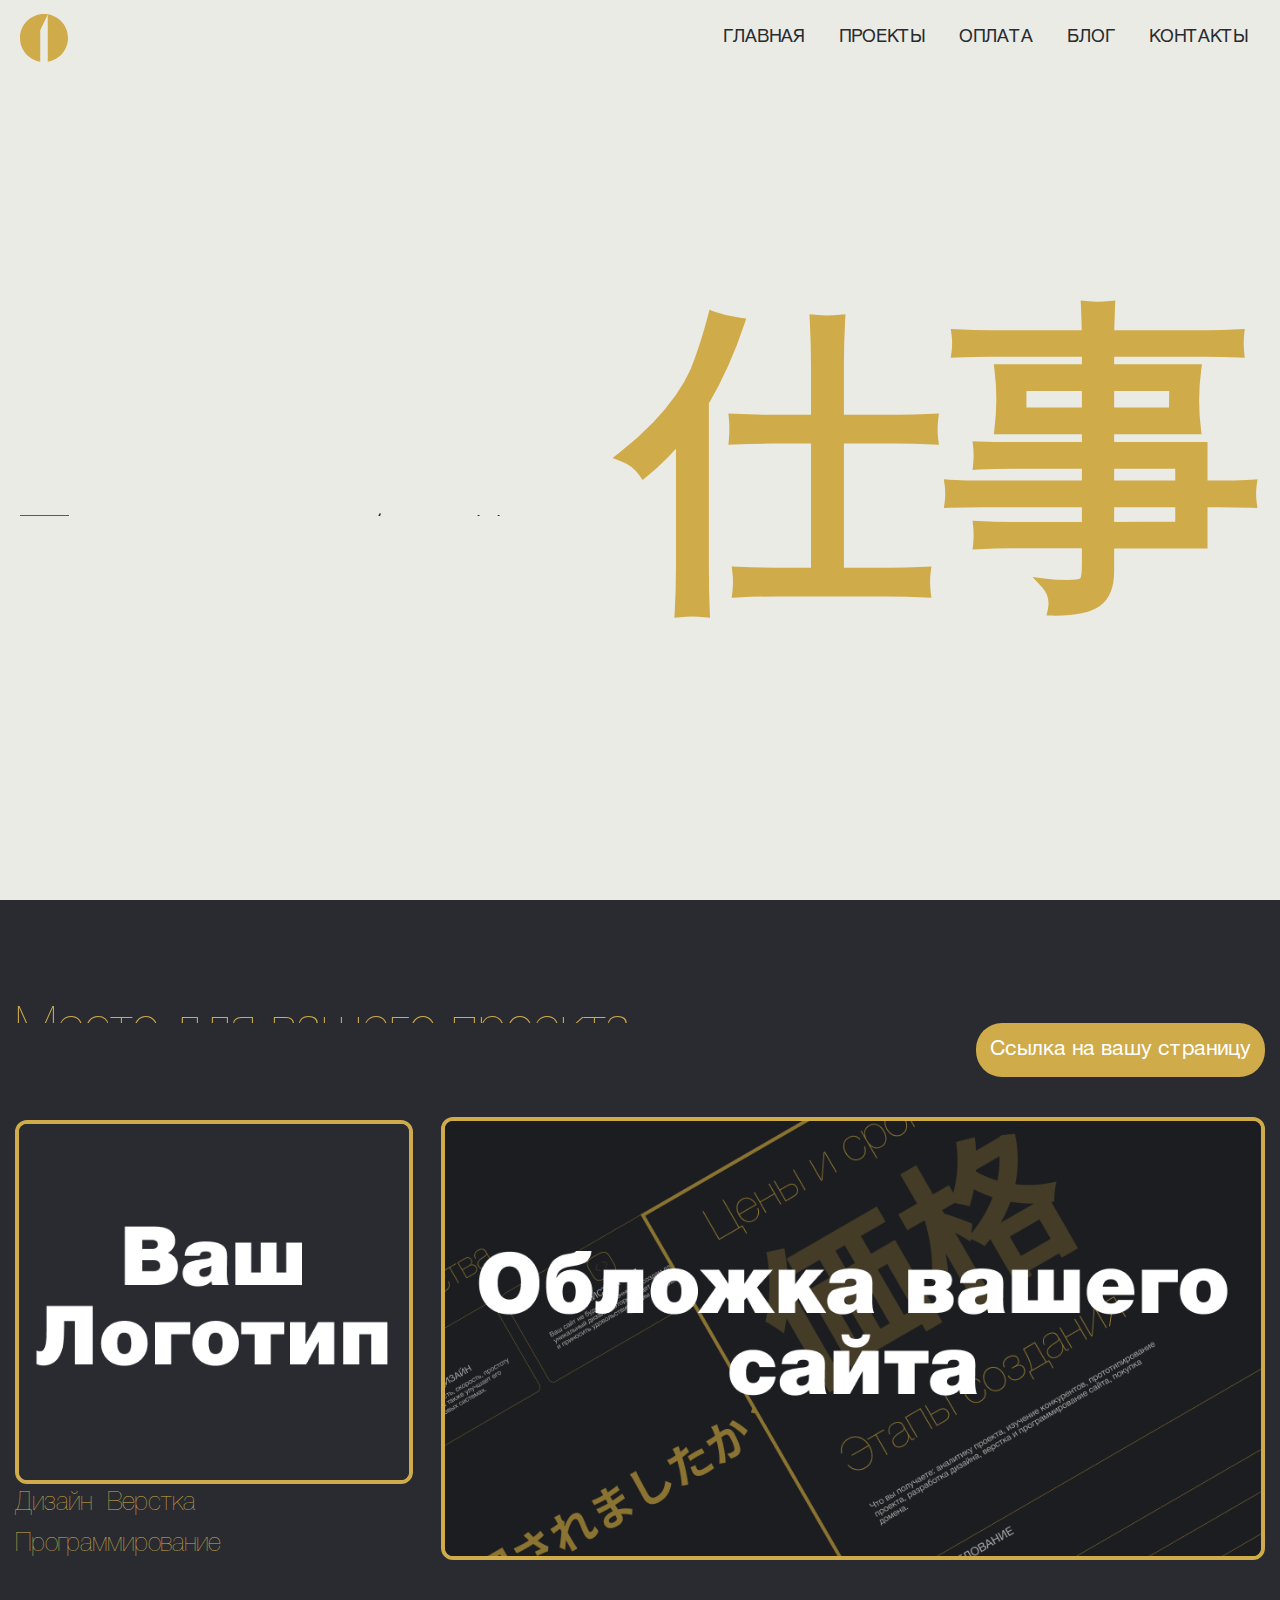
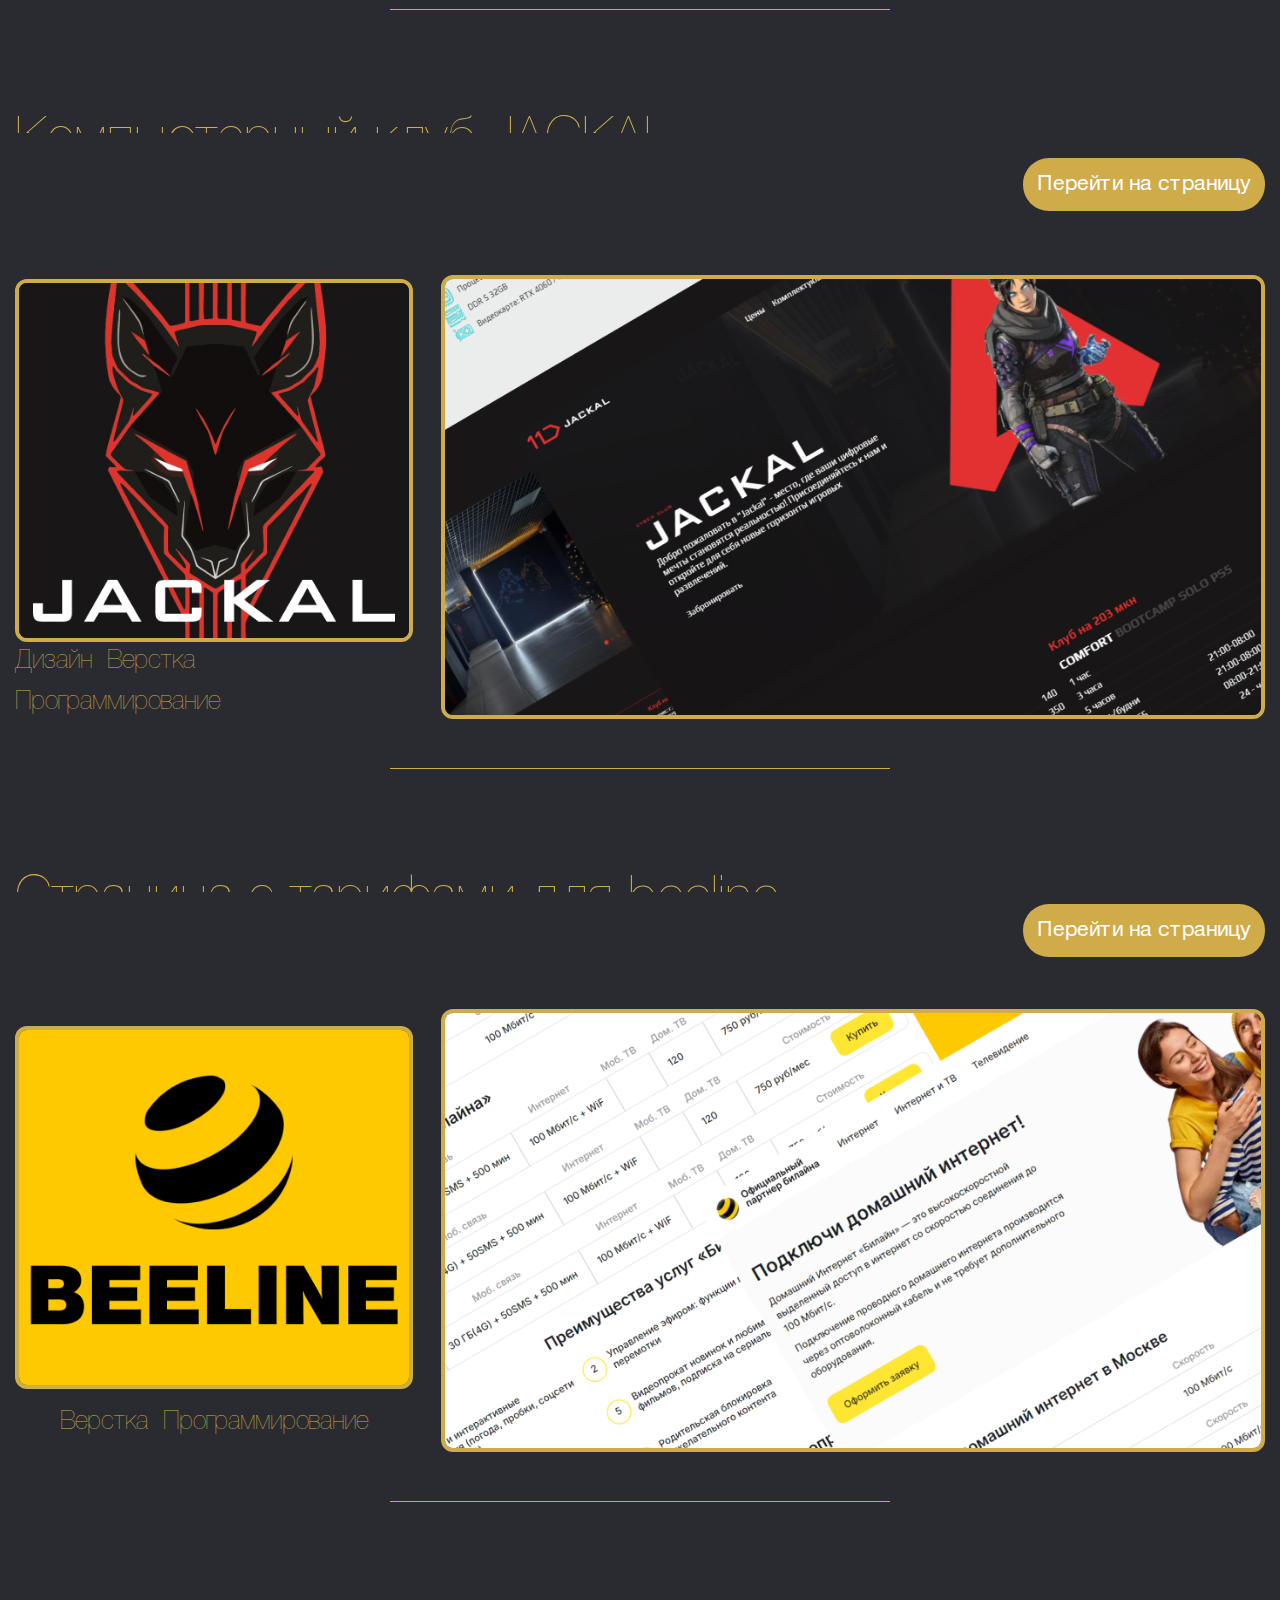
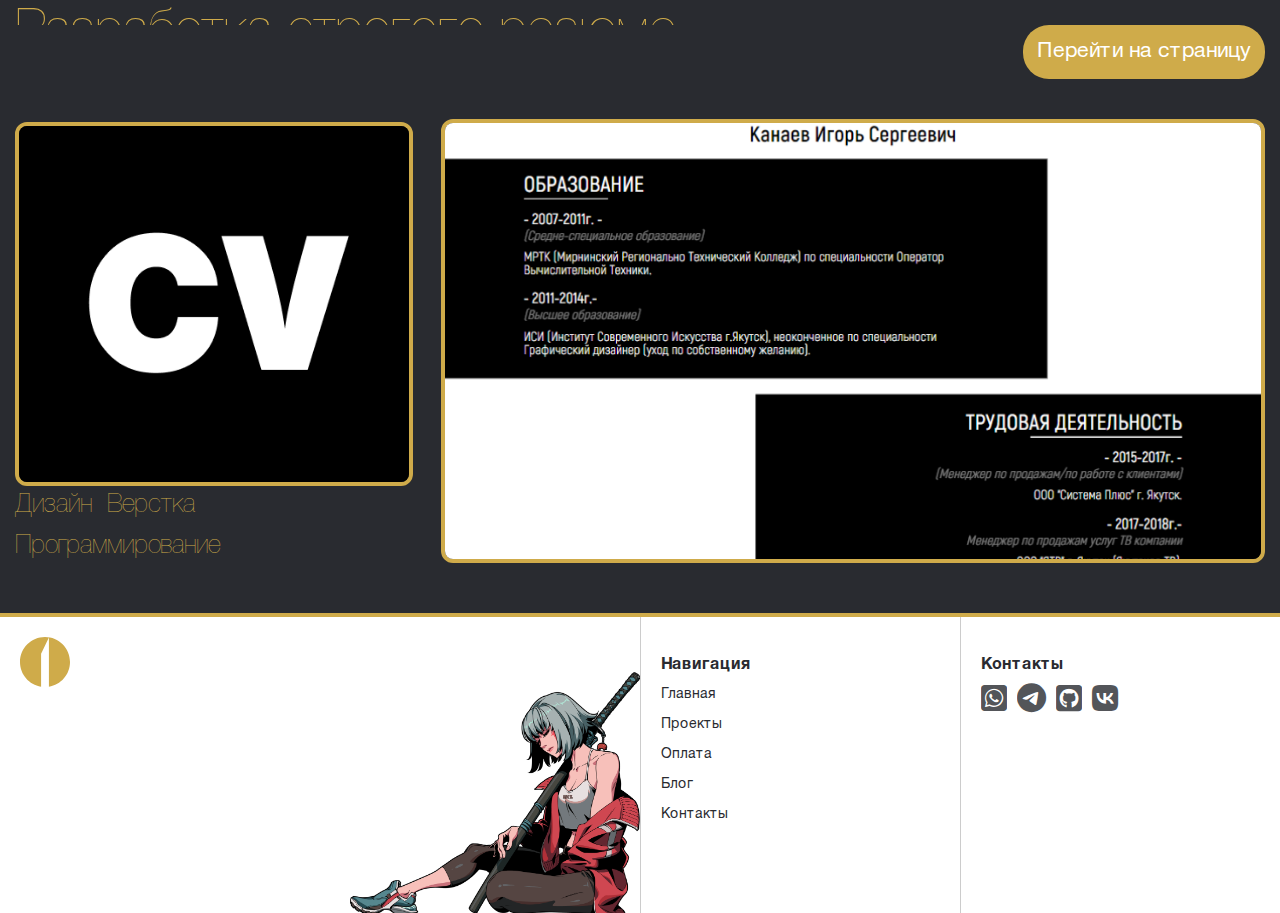
<file: projects.html>
<!DOCTYPE html>
<html lang="ru">

<head>
	<title>Проекты</title>
	<meta charset="UTF-8">
	<meta name="format-detection" content="telephone=no">
	<!-- <style>body{opacity: 0;}</style> -->
	<link rel="stylesheet" href="css/style.min.css?_v=20240808153308">
	<link rel="shortcut icon" href="img/logo.svg">
	<!-- <meta name="robots" content="noindex, nofollow"> -->
	<meta name="viewport" content="width=device-width, initial-scale=1.0">
</head>

<body>
	<div class="wrapper">
		<header data-scroll="1" class="header">
			<a href="https://igorlight.github.io/web-studio/" class="header__logo"><img src="img/logo.svg" alt="логотип в хедере"></a>
			<div class="header__menu menu">
				<nav class="menu__body">
					<ul class="menu__list">
						<li class="menu__item"><a href="https://igorlight.github.io/web-studio/" class="menu__link">главная</a></li>
						<li class="menu__item"><a href="projects.html" class="menu__link">проекты</a></li>
						<li class="menu__item"><a href="payment.html" class="menu__link">оплата</a></li>
						<li class="menu__item"><a href="blog.html" class="menu__link">блог</a></li>
						<li class="menu__item"><a href="contacts.html" class="menu__link">контакты</a></li>
					</ul>
				</nav>
				<button type="button" class="menu__icon icon-menu"><span></span></button>
			</div>
		</header>
		<main class="page">
			<section class="projects">
				<div class="projects__container">
					<div class="projects__wrapper">
						<div class="projects__content">
							<div class="animate-on-scroll over-hidden">
								<h1 class="projects__title title child-element">Проекты/кейсы</h1>
							</div>
							<div class="animate-on-scroll over-hidden">
								<p class="projects__descr child-element">На этой странице представлена часть моих
									проектов. Я надеюсь, что в будущем увижу здесь и ваш проект.</p>
							</div>
						</div>
						<div class="projects__decor">
							<p class="projects__decor-text">仕事</p>
						</div>
					</div>
				</div>
				<ul class="projects__list projects-list">
					<div class="projects-list__container">
						<li class="projects__item item-projects">
							<div class="animate-on-scroll over-hidden">
								<h2 class="item-projects__title child-element">Место для вашего проекта</h2>
							</div>
							<div class="item-projects__descr">
								<div class="animate-on-scroll over-hidden">
									<p class="child-element">В этом месте предоставляется подробное описание этапов
										работы над вашим проектом.</p>
								</div>
								<span class="item-projects__link">Cсылка на вашу страницу</span>
							</div>
							<div class="item-projects__content animate-images">
								<div class="item-projects__left">
									<div class="item-projects__left-img">
										<img class="img-element" src="img/site-small.png" alt="Ваше лого небольшое изображение">
									</div>
									<ul class="item-projects__teh">
										<li class="item-projects__teh-item">Дизайн</li>
										<li class="item-projects__teh-item">Верстка</li>
										<li class="item-projects__teh-item">Программирование</li>
									</ul>
								</div>
								<span class="item-projects__right">
									<img class="img-element" src="img/site-big.png" alt="Ваш сайт большое изображение">
								</span>
							</div>
						</li>
						<li class="projects__item item-projects">
							<div class="animate-on-scroll over-hidden">
								<h2 class="item-projects__title child-element">Компьютерный клуб JACKAL</h2>
							</div>
							<div class="item-projects__descr">
								<div class="animate-on-scroll over-hidden">
									<p class="child-element">Задача: создать полноценный одностраничный сайт для
										компьютерного клуба «JACKAL», который будет включать в себя несколько
										интерактивных слайдеров и систему динамического переключения цен, адаптирующуюся
										к различным клубам и их тарифам. Также сайт должен выглядить стильно и быть
										адаптивным под все устройства.</p>
								</div>
								<a href="https://igorlight.github.io/jackal/" class="item-projects__link">Перейти на
									страницу</a>
							</div>
							<div class="item-projects__content animate-images">
								<div class="item-projects__left">
									<div class="item-projects__left-img">
										<img class="img-element" src="img/jackal-small.png" alt="Jackal небольшое изображение">
									</div>
									<ul class="item-projects__teh">
										<li class="item-projects__teh-item">Дизайн</li>
										<li class="item-projects__teh-item">Верстка</li>
										<li class="item-projects__teh-item">Программирование</li>
									</ul>
								</div>
								<a href="https://igorlight.github.io/jackal/" class="item-projects__right">
									<img class="img-element" src="img/jackal-big.png" alt="Jackal большое изображение">
								</a>
							</div>
						</li>
						<li class="projects__item item-projects">
							<div class="animate-on-scroll over-hidden">
								<h2 class="item-projects__title child-element">Страница с тарифами для beeline</h2>
							</div>
							<div class="item-projects__descr">
								<div class="animate-on-scroll over-hidden">
									<p class="child-element">Задача: партнеру beeline, нужна была страница с тарифами с
										использованием тега "table". Также должно присутствовать модальное окно с формой
										обратной связи и выбором тарифа</p>
								</div>
								<a href="https://igorlight.github.io/beeline123/" class="item-projects__link">Перейти на
									страницу</a>
							</div>
							<div class="item-projects__content animate-images">
								<div class="item-projects__left">
									<div class="item-projects__left-img">
										<img class="img-element" src="img/beeline-small.png" alt="beeline небольшое изображение">
									</div>
									<ul class="item-projects__teh">
										<li class="item-projects__teh-item">Верстка</li>
										<li class="item-projects__teh-item">Программирование</li>
									</ul>
								</div>
								<a href="https://igorlight.github.io/beeline123/" class="item-projects__right">
									<img class="img-element" src="img/beeline-big.png" alt="beeline большое изображение">
								</a>
							</div>
						</li>
						<li class="projects__item item-projects">
							<div class="animate-on-scroll over-hidden">
								<h2 class="item-projects__title child-element">Разработка строгого резюме</h2>
							</div>
							<div class="item-projects__descr">
								<div class="animate-on-scroll over-hidden">
									<p class="child-element">Задача: Разработка своего собственного резюме в строгом
										формате</p>
								</div>
								<a href="https://igorlight.github.io/CV/" class="item-projects__link">Перейти на
									страницу</a>
							</div>
							<div class="item-projects__content animate-images">
								<div class="item-projects__left">
									<div class="item-projects__left-img">
										<img class="img-element" src="img/cv-small.png" alt="CV небольшое изображение">
									</div>
									<ul class="item-projects__teh">
										<li class="item-projects__teh-item">Дизайн</li>
										<li class="item-projects__teh-item">Верстка</li>
										<li class="item-projects__teh-item">Программирование</li>
									</ul>
								</div>
								<a href="https://igorlight.github.io/CV/" class="item-projects__right">
									<img class="img-element" src="img/cv-big.png" alt="CV большое изображение">
								</a>
							</div>
						</li>
					</div>
				</ul>
			</section>
		</main>
		<footer class="footer" id="footer">
			<div class="footer__logo">
				<img src="img/logo.svg" class="footer__logo-img" alt="Мой логотип">
				<img src="img/shao.png" class="footer__img" alt="картинка аниме">
			</div>
			<ul class="footer__list links-footer">
				<h3 class="footer__title">Навигация</h3>
				<li class="links-footer__item"><a href="https://igorlight.github.io/web-studio/" class="links-footer__link">Главная</a></li>
				<li class="links-footer__item"><a href="projects.html" class="links-footer__link">Проекты</a></li>
				<li class="links-footer__item"><a href="payment.html" class="links-footer__link">Оплата</a></li>
				<li class="links-footer__item"><a href="blog.html" class="links-footer__link">Блог</a></li>
				<li class="links-footer__item"><a href="contacts.html" class="links-footer__link">Контакты</a></li>
			</ul>
			<div class="footer__contacts contacts-footer">
				<h3 class="footer__title">Контакты</h3>
				<div class="contacts-list contacts-list-footer">
					<a href="https://wa.me/79141056954" class="contacts-list__link _icon-whatsapp"></a>
					<a href="https://t.me/Igorlajty" class="contacts-list__link _icon-telegram"></a>
					<a href="https://github.com/Igorlight/" class="contacts-list__link _icon-github"></a>
					<a href="https://vk.com/askalak" class="contacts-list__link _icon-vk"></a>
				</div>
			</div>
		</footer>
	</div>
	<!-- <div id="popup" aria-hidden="true" class="popup">
	<div class="popup__wrapper">
		<div class="popup__content">
			<button data-close type="button" class="popup__close">Закрыть</button>
			<div class="popup__text">
				Text
			</div>
		</div>
	</div>
</div> -->
	<script src="js/app.min.js?_v=20240808153308"></script>
</body>

</html>
</file>
<file: css/style.min.css>
@charset "UTF-8";@font-face{font-family:HelveticaNeue;font-display:swap;src:url(../fonts/HelveticaNeueBlack.woff2) format("woff2"),url(../fonts/HelveticaNeueBlack.woff) format("woff");font-weight:800;font-style:normal}@font-face{font-family:HelveticaNeue;font-display:swap;src:url(../fonts/HelveticaNeueBold.woff2) format("woff2"),url(../fonts/HelveticaNeueBold.woff) format("woff");font-weight:600;font-style:normal}@font-face{font-family:HelveticaNeue;font-display:swap;src:url(../fonts/HelveticaNeueRegular.woff2) format("woff2"),url(../fonts/HelveticaNeueRegular.woff) format("woff");font-weight:400;font-style:normal}@font-face{font-family:HelveticaNeue;font-display:swap;src:url(../fonts/HelveticaNeueHeavy.woff2) format("woff2"),url(../fonts/HelveticaNeueHeavy.woff) format("woff");font-weight:700;font-style:normal}@font-face{font-family:HelveticaNeue;font-display:swap;src:url(../fonts/HelveticaNeueUltraLight.woff2) format("woff2"),url(../fonts/HelveticaNeueUltraLight.woff) format("woff");font-weight:100;font-style:normal}@font-face{font-family:icomoon;font-display:swap;src:url(../fonts/icomoon.woff2) format("woff2"),url(../fonts/icomoon.woff) format("woff");font-weight:400;font-style:normal}[class*=_icon-]:before{font-family:icomoon;font-style:normal;font-weight:400;font-variant:normal;text-transform:none;line-height:1;-webkit-font-smoothing:antialiased;-moz-osx-font-smoothing:grayscale}[class*=_icon-]:before{display:block}._icon-whatsapp:before{content:"\e900"}._icon-telegram:before{content:"\e901"}._icon-github:before{content:"\e902"}._icon-vk:before{content:"\e903"}*{padding:0;margin:0;border:0}*,:after,:before{-webkit-box-sizing:border-box;box-sizing:border-box}body,html{height:100%;min-width:320px}body{color:#292b30;line-height:1;font-family:HelveticaNeue;font-size:1.25rem;-ms-text-size-adjust:100%;-moz-text-size-adjust:100%;-webkit-text-size-adjust:100%;-webkit-font-smoothing:antialiased;-moz-osx-font-smoothing:grayscale}button,input,textarea{font-family:HelveticaNeue;font-size:inherit}button{cursor:pointer;color:inherit;background-color:inherit}a{color:inherit}a:link,a:visited{text-decoration:none}a:hover{text-decoration:none}ul li{list-style:none}img{vertical-align:top}h1,h2,h3,h4,h5,h6{font-weight:inherit;font-size:inherit}body{background-color:#ebebe6}.lock body{overflow:hidden;-ms-touch-action:none;touch-action:none}.wrapper{min-height:100%;display:-webkit-box;display:-ms-flexbox;display:flex;-webkit-box-orient:vertical;-webkit-box-direction:normal;-ms-flex-direction:column;flex-direction:column;-webkit-text-decoration:red;text-decoration:red}.wrapper>main{-webkit-box-flex:1;-ms-flex:1 1 auto;flex:1 1 auto}.wrapper>*{min-width:0}[class*=__container]{max-width:106.25rem;-webkit-box-sizing:content-box;box-sizing:content-box;margin:0 auto;padding:0 .9375rem}[class*=-ibg]{position:relative}[class*=-ibg] img{position:absolute;width:100%;height:100%;top:0;left:0;-o-object-fit:cover;object-fit:cover}[class*=-ibg_contain] img{-o-object-fit:contain;object-fit:contain}.header{position:absolute;width:100%;display:-webkit-box;display:-ms-flexbox;display:flex;-webkit-box-flex:1;-ms-flex:1 1 auto;flex:1 1 auto;-webkit-box-pack:justify;-ms-flex-pack:justify;justify-content:space-between;-webkit-box-align:center;-ms-flex-align:center;align-items:center;padding:0 1.25rem;z-index:100;-webkit-transition:background-color .5s ease-out,-webkit-transform .5s ease-out;transition:background-color .5s ease-out,-webkit-transform .5s ease-out;-o-transition:background-color .5s ease-out,transform .5s ease-out;transition:background-color .5s ease-out,transform .5s ease-out;transition:background-color .5s ease-out,transform .5s ease-out,-webkit-transform .5s ease-out}.header__logo img{width:3rem}.header__menu{display:-webkit-box;display:-ms-flexbox;display:flex;-webkit-box-align:center;-ms-flex-align:center;align-items:center}._header-scroll{position:fixed;background-color:#fff;-webkit-transition:background-color .5s ease-out;-o-transition:background-color .5s ease-out;transition:background-color .5s ease-out}._header-scroll .menu__link{color:#292b30}.menu{position:relative;display:-webkit-box;display:-ms-flexbox;display:flex;-webkit-box-align:center;-ms-flex-align:center;align-items:center;min-height:4.6875rem}.menu__inner{display:none}.menu__list{display:-webkit-box;display:-ms-flexbox;display:flex;-webkit-box-flex:1;-ms-flex:1 1 auto;flex:1 1 auto;gap:.625rem}.menu__item{display:-webkit-box;display:-ms-flexbox;display:flex;position:relative;-webkit-box-align:center;-ms-flex-align:center;align-items:center}.menu__link{padding:.5rem .75rem;position:relative;display:block;width:100%;height:100%;font-size:1.125rem;font-weight:400;text-transform:uppercase;border-radius:12px;-webkit-transition:color .1s ease-in-out;-o-transition:color .1s ease-in-out;transition:color .1s ease-in-out}.icon-menu{display:none}.hero{padding-top:75px;overflow:hidden}.hero__invisible{position:absolute;width:1px;height:1px;padding:0;margin:-1px;overflow:hidden;clip:rect(0,0,0,0);white-space:nowrap;border:0}.hero__wrapper{min-height:calc(100vh - 119px);display:-webkit-box;display:-ms-flexbox;display:flex;-webkit-box-orient:vertical;-webkit-box-direction:normal;-ms-flex-direction:column;flex-direction:column;-webkit-box-pack:end;-ms-flex-pack:end;justify-content:flex-end;overflow:hidden;position:relative}.hero__decor{text-align:right;color:#cfab4a}.hero__bottom{text-align:center;color:#cfab4a;text-wrap:nowrap;font-weight:600;line-height:58%}@supports (font-size:clamp(4.375rem ,-0.1177536232rem + 22.4637681159vw ,23.75rem)){.hero__bottom{font-size:clamp(4.375rem ,-.1177536232rem + 22.4637681159vw ,23.75rem)}}@supports not (font-size:clamp(4.375rem ,-0.1177536232rem + 22.4637681159vw ,23.75rem)){.hero__bottom{font-size:calc(4.375rem + 19.375 * (100vw - 20rem)/ 86.25)}}.content-hero{display:-webkit-box;display:-ms-flexbox;display:flex;-webkit-box-pack:justify;-ms-flex-pack:justify;justify-content:space-between;-webkit-box-align:end;-ms-flex-align:end;align-items:flex-end;padding-bottom:2%;gap:1.25rem}.content-hero__title-text{-webkit-transform:translateY(100%);-ms-transform:translateY(100%);transform:translateY(100%)}.content-hero__descr{font-size:1.5rem;max-width:300px;text-align:right;z-index:5;-webkit-transform:translateX(100%);-ms-transform:translateX(100%);transform:translateX(100%)}@supports (font-size:clamp(1.125rem ,1.0380434783rem + 0.4347826087vw ,1.5rem)){.content-hero__descr{font-size:clamp(1.125rem ,1.0380434783rem + .4347826087vw ,1.5rem)}}@supports not (font-size:clamp(1.125rem ,1.0380434783rem + 0.4347826087vw ,1.5rem)){.content-hero__descr{font-size:calc(1.125rem + .375 * (100vw - 20rem)/ 86.25)}}.contacts-list-hero{display:-webkit-box;display:-ms-flexbox;display:flex;-webkit-box-pack:end;-ms-flex-pack:end;justify-content:flex-end;gap:1.5rem;font-size:30px}.animation-wrapper{overflow:hidden}.animation-wrapper:nth-child(1) .content-hero__title-text{-webkit-animation:mainanim .3s ease-in-out forwards;animation:mainanim .3s ease-in-out forwards}.animation-wrapper:nth-child(2) .content-hero__title-text{-webkit-animation:mainanim .3s .3s ease-in-out forwards;animation:mainanim .3s .3s ease-in-out forwards}.animation-wrapper:nth-child(3) .content-hero__title-text{-webkit-animation:mainanim .3s .6s ease-in-out forwards;animation:mainanim .3s .6s ease-in-out forwards}.animation-wrapper .content-hero__descr:nth-child(1){-webkit-animation:descranim .3s .9s ease-in-out forwards;animation:descranim .3s .9s ease-in-out forwards}.animation-wrapper .content-hero__descr:nth-child(2){-webkit-animation:descranim .3s 1.1s ease-in-out forwards;animation:descranim .3s 1.1s ease-in-out forwards}.animation-wrapper .content-hero__descr:nth-child(3){-webkit-animation:descranim .3s 1.3s ease-in-out forwards;animation:descranim .3s 1.3s ease-in-out forwards}.animation-wrapper .content-hero__descr:nth-child(4){-webkit-animation:descranim .3s 1.5s ease-in-out forwards;animation:descranim .3s 1.5s ease-in-out forwards}.animation-wrapper .content-hero__descr:nth-child(5){-webkit-animation:descranim .3s 1.7s ease-in-out forwards;animation:descranim .3s 1.7s ease-in-out forwards}@-webkit-keyframes mainanim{from{-webkit-transform:translateY(100%);transform:translateY(100%)}to{-webkit-transform:translateY(0);transform:translateY(0)}}@keyframes mainanim{from{-webkit-transform:translateY(100%);transform:translateY(100%)}to{-webkit-transform:translateY(0);transform:translateY(0)}}@-webkit-keyframes descranim{from{-webkit-transform:translateX(100%);transform:translateX(100%)}to{-webkit-transform:translateX(0);transform:translateX(0)}}@keyframes descranim{from{-webkit-transform:translateX(100%);transform:translateX(100%)}to{-webkit-transform:translateX(0);transform:translateX(0)}}@-webkit-keyframes mdescranim{from{-webkit-transform:translateX(-100%);transform:translateX(-100%)}to{-webkit-transform:translateX(0);transform:translateX(0)}}@keyframes mdescranim{from{-webkit-transform:translateX(-100%);transform:translateX(-100%)}to{-webkit-transform:translateX(0);transform:translateX(0)}}.goal{padding:50px 0}.goal__animation-wrapper{margin-bottom:2.5rem}.goal__title{-webkit-transform:translateY(100%);-ms-transform:translateY(100%);transform:translateY(100%)}.goal__content{display:-webkit-box;display:-ms-flexbox;display:flex;-webkit-box-orient:vertical;-webkit-box-direction:normal;-ms-flex-direction:column;flex-direction:column}.goal__item{display:-webkit-box;display:-ms-flexbox;display:flex;-webkit-box-orient:horizontal;-webkit-box-direction:normal;-ms-flex-direction:row;flex-direction:row;-webkit-box-align:start;-ms-flex-align:start;align-items:flex-start;gap:1.75rem;-webkit-box-pack:justify;-ms-flex-pack:justify;justify-content:space-between;margin-bottom:1.25rem;overflow:hidden}.goal__item :nth-child(1){-webkit-transform:translateX(-100%);-ms-transform:translateX(-100%);transform:translateX(-100%)}.goal__item :nth-child(2){-webkit-transform:translateX(100%);-ms-transform:translateX(100%);transform:translateX(100%)}.goal__text{max-width:52.1875rem;line-height:130%}@supports (font-size:clamp(1.25rem ,1.0439914163rem + 0.4291845494vw ,1.5rem)){.goal__text{font-size:clamp(1.25rem ,1.0439914163rem + .4291845494vw ,1.5rem)}}@supports not (font-size:clamp(1.25rem ,1.0439914163rem + 0.4291845494vw ,1.5rem)){.goal__text{font-size:calc(1.25rem + .25 * (100vw - 48rem)/ 58.25)}}@supports (max-width:clamp(22.5rem ,-1.9635193133rem + 50.9656652361vw ,52.1875rem)){.goal__text{max-width:clamp(22.5rem ,-1.9635193133rem + 50.9656652361vw ,52.1875rem)}}@supports not (max-width:clamp(22.5rem ,-1.9635193133rem + 50.9656652361vw ,52.1875rem)){.goal__text{max-width:calc(22.5rem + 29.6875 * (100vw - 48rem)/ 58.25)}}.goal__subtitle{text-align:center;color:#cfab4a;max-width:70%;width:100%;margin:0 auto;font-weight:100;-webkit-transform:translateY(100%);-ms-transform:translateY(100%);transform:translateY(100%)}@supports (font-size:clamp(1.75rem ,1.2282608696rem + 2.6086956522vw ,4rem)){.goal__subtitle{font-size:clamp(1.75rem ,1.2282608696rem + 2.6086956522vw ,4rem)}}@supports not (font-size:clamp(1.75rem ,1.2282608696rem + 2.6086956522vw ,4rem)){.goal__subtitle{font-size:calc(1.75rem + 2.25 * (100vw - 20rem)/ 86.25)}}.goal__pictures{position:relative;width:100%}@supports (height:clamp(31.25rem ,-4.8015021459rem + 75.1072961373vw ,75rem)){.goal__pictures{height:clamp(31.25rem ,-4.8015021459rem + 75.1072961373vw ,75rem)}}@supports not (height:clamp(31.25rem ,-4.8015021459rem + 75.1072961373vw ,75rem)){.goal__pictures{height:calc(31.25rem + 43.75 * (100vw - 48rem)/ 58.25)}}.goal__pcwrap{position:absolute;top:0;left:50%;-webkit-transform:translateX(-50%);-ms-transform:translateX(-50%);transform:translateX(-50%);z-index:5;width:60%}.goal__pc{position:relative}.goal__pc img{position:relative;width:100%;z-index:5}.goal__mobwrap{position:sticky;top:35%;left:50%;-webkit-transform:translateX(-50%);-ms-transform:translateX(-50%);transform:translateX(-50%);z-index:4;width:16%}.goal__mobile{position:relative}.goal__mobile img{position:relative;z-index:4;width:100%}.goal__videopc{position:absolute;top:5%;left:2.5%;width:96%;-o-object-fit:cover;object-fit:cover;-o-object-position:center;object-position:center}.goal__videomobile{position:absolute;top:50%;left:50%;-webkit-transform:translate(-50%,-50%);-ms-transform:translate(-50%,-50%);transform:translate(-50%,-50%);width:81%;-o-object-fit:cover;object-fit:cover;-o-object-position:center;object-position:center;padding:6px 0;background-color:#181617}.goal__mountains{margin:0 auto;width:60%;opacity:.8}.goal__mountains img{width:100%}.prices{background-color:#292b30;padding:50px 0}.prices__animation-wrapper{margin-bottom:1.75rem}.prices__title{-webkit-transform:translateY(100%);-ms-transform:translateY(100%);transform:translateY(100%)}.prices__top{margin-bottom:1.75rem}.prices__list{display:-webkit-box;display:-ms-flexbox;display:flex;-webkit-box-orient:vertical;-webkit-box-direction:normal;-ms-flex-direction:column;flex-direction:column;gap:10px}.prices__item{position:relative;display:-ms-grid;display:grid;-ms-grid-columns:(1fr)[12];grid-template-columns:repeat(12,1fr);gap:28px;overflow:hidden;padding:10px 0;cursor:pointer}.prices__item::before{position:absolute;content:"";top:0;left:0;width:0%;height:1px;background-color:#cfab4a;-webkit-transition:width 2s ease-in-out;-o-transition:width 2s ease-in-out;transition:width 2s ease-in-out}.prices__item::after{position:absolute;content:"";bottom:0;right:0;width:0%;height:1px;background-color:#cfab4a;-webkit-transition:width 2s ease-in-out;-o-transition:width 2s ease-in-out;transition:width 2s ease-in-out}.prices__item.anim::before{width:100%}.prices__item.anim::after{width:100%}.prices__subtitle{grid-column:1/5 span;color:#fff;-webkit-transform:translateX(-100%);-ms-transform:translateX(-100%);transform:translateX(-100%);-webkit-transition:color .2s ease-in-out;-o-transition:color .2s ease-in-out;transition:color .2s ease-in-out}@supports (font-size:clamp(1.25rem ,1.0439914163rem + 0.4291845494vw ,1.5rem)){.prices__subtitle{font-size:clamp(1.25rem ,1.0439914163rem + .4291845494vw ,1.5rem)}}@supports not (font-size:clamp(1.25rem ,1.0439914163rem + 0.4291845494vw ,1.5rem)){.prices__subtitle{font-size:calc(1.25rem + .25 * (100vw - 48rem)/ 58.25)}}.prices__subtext{color:#fff;grid-column:8/4 span;max-height:0;-webkit-transition:max-height .3s ease-in-out;-o-transition:max-height .3s ease-in-out;transition:max-height .3s ease-in-out;overflow:hidden;line-height:120%}@supports (font-size:clamp(1rem ,0.8969957082rem + 0.2145922747vw ,1.125rem)){.prices__subtext{font-size:clamp(1rem ,.8969957082rem + .2145922747vw ,1.125rem)}}@supports not (font-size:clamp(1rem ,0.8969957082rem + 0.2145922747vw ,1.125rem)){.prices__subtext{font-size:calc(1rem + .125 * (100vw - 48rem)/ 58.25)}}.prices__subtext::after{position:absolute;content:"";top:50%;-webkit-transform:translateY(-50%);-ms-transform:translateY(-50%);transform:translateY(-50%);right:10px;width:14px;height:14px;background-color:#cfab4a;border-radius:50%;-webkit-transition:scale .2s ease-in-out;-o-transition:scale .2s ease-in-out;transition:scale .2s ease-in-out}.prices__subtext.open::after{scale:0}.top-content{display:-ms-grid;display:grid;-ms-grid-columns:(1fr)[12];grid-template-columns:repeat(12,1fr);gap:28px}.top-content__animation-wrapper{overflow:hidden}.top-content__decor{color:#cfab4a;grid-column:1/5 span;font-size:21.25rem;font-weight:600;opacity:.4;text-wrap:nowrap}@supports (font-size:clamp(8.75rem ,5.8514492754rem + 14.4927536232vw ,21.25rem)){.top-content__decor{font-size:clamp(8.75rem ,5.8514492754rem + 14.4927536232vw ,21.25rem)}}@supports not (font-size:clamp(8.75rem ,5.8514492754rem + 14.4927536232vw ,21.25rem)){.top-content__decor{font-size:calc(8.75rem + 12.5 * (100vw - 20rem)/ 86.25)}}.top-content__wrapper{grid-column:8/5 span;overflow:hidden}.top-content__text{color:#fff;margin-bottom:.625rem;display:-webkit-box;display:-ms-flexbox;display:flex;-webkit-box-orient:vertical;-webkit-box-direction:normal;-ms-flex-direction:column;flex-direction:column;gap:10px;line-height:120%;-webkit-transform:translateY(110%);-ms-transform:translateY(110%);transform:translateY(110%)}@supports (font-size:clamp(1.25rem ,1.0439914163rem + 0.4291845494vw ,1.5rem)){.top-content__text{font-size:clamp(1.25rem ,1.0439914163rem + .4291845494vw ,1.5rem)}}@supports not (font-size:clamp(1.25rem ,1.0439914163rem + 0.4291845494vw ,1.5rem)){.top-content__text{font-size:calc(1.25rem + .25 * (100vw - 48rem)/ 58.25)}}.top-content__descr{color:#fff;opacity:.8;line-height:120%;-webkit-transform:translateX(100%);-ms-transform:translateX(100%);transform:translateX(100%)}@supports (font-size:clamp(0.875rem ,0.7719957082rem + 0.2145922747vw ,1rem)){.top-content__descr{font-size:clamp(.875rem ,.7719957082rem + .2145922747vw ,1rem)}}@supports not (font-size:clamp(0.875rem ,0.7719957082rem + 0.2145922747vw ,1rem)){.top-content__descr{font-size:calc(.875rem + .125 * (100vw - 48rem)/ 58.25)}}.bottom-prices{display:-ms-grid;display:grid;-ms-grid-columns:(1fr)[12];grid-template-columns:repeat(12,1fr);gap:28px;margin-bottom:1.75rem;overflow:hidden}.bottom-prices__descr{opacity:.8;line-height:120%;grid-column:8/5 span;color:#fff;-webkit-transform:translateX(100%);-ms-transform:translateX(100%);transform:translateX(100%)}@supports (font-size:clamp(0.875rem ,0.7719957082rem + 0.2145922747vw ,1rem)){.bottom-prices__descr{font-size:clamp(.875rem ,.7719957082rem + .2145922747vw ,1rem)}}@supports not (font-size:clamp(0.875rem ,0.7719957082rem + 0.2145922747vw ,1rem)){.bottom-prices__descr{font-size:calc(.875rem + .125 * (100vw - 48rem)/ 58.25)}}.bottom-prices__text{line-height:120%;grid-column:1/5 span;color:#fff;-webkit-transform:translateX(-100%);-ms-transform:translateX(-100%);transform:translateX(-100%)}@supports (font-size:clamp(1.25rem ,1.0439914163rem + 0.4291845494vw ,1.5rem)){.bottom-prices__text{font-size:clamp(1.25rem ,1.0439914163rem + .4291845494vw ,1.5rem)}}@supports not (font-size:clamp(1.25rem ,1.0439914163rem + 0.4291845494vw ,1.5rem)){.bottom-prices__text{font-size:calc(1.25rem + .25 * (100vw - 48rem)/ 58.25)}}.advantages{background-color:#292b30;padding:50px 0}.advantages__animation-wrapper{margin-bottom:2.5rem}.advantages__title{-webkit-transform:translateY(100%);-ms-transform:translateY(100%);transform:translateY(100%)}.advantages__wrapper{display:-ms-grid;display:grid;-ms-grid-columns:1fr 1fr 1fr;grid-template-columns:1fr 1fr 1fr;gap:28px;overflow:hidden;margin-bottom:6.25rem}.advantages__item{position:relative;display:-webkit-box;display:-ms-flexbox;display:flex;-webkit-box-orient:vertical;-webkit-box-direction:normal;-ms-flex-direction:column;flex-direction:column;-webkit-box-align:center;-ms-flex-align:center;align-items:center;gap:10px;padding:28px;border:1px solid #cfab4a;border-radius:12px;overflow:hidden;height:100%}.advantages__item:nth-child(1){-webkit-transform:translateX(-100%);-ms-transform:translateX(-100%);transform:translateX(-100%)}.advantages__item:nth-child(2){-webkit-transform:translateY(100%);-ms-transform:translateY(100%);transform:translateY(100%)}.advantages__item:nth-child(3){-webkit-transform:translateX(100%);-ms-transform:translateX(100%);transform:translateX(100%)}.advantages__subtitle{color:#fff;text-align:center;z-index:2}@supports (font-size:clamp(1.25rem ,1.0439914163rem + 0.4291845494vw ,1.5rem)){.advantages__subtitle{font-size:clamp(1.25rem ,1.0439914163rem + .4291845494vw ,1.5rem)}}@supports not (font-size:clamp(1.25rem ,1.0439914163rem + 0.4291845494vw ,1.5rem)){.advantages__subtitle{font-size:calc(1.25rem + .25 * (100vw - 48rem)/ 58.25)}}.advantages__text{text-align:center;color:#fff;line-height:120%;z-index:2;text-wrap:pretty}@supports (font-size:clamp(1rem ,0.8969957082rem + 0.2145922747vw ,1.125rem)){.advantages__text{font-size:clamp(1rem ,.8969957082rem + .2145922747vw ,1.125rem)}}@supports not (font-size:clamp(1rem ,0.8969957082rem + 0.2145922747vw ,1.125rem)){.advantages__text{font-size:calc(1rem + .125 * (100vw - 48rem)/ 58.25)}}.advantages__decor{overflow:hidden;width:100%;text-align:center;color:#cfab4a;font-weight:700;opacity:.4;text-wrap:nowrap}@supports (font-size:clamp(1.25rem ,-0.1992753623rem + 7.2463768116vw ,7.5rem)){.advantages__decor{font-size:clamp(1.25rem ,-.1992753623rem + 7.2463768116vw ,7.5rem)}}@supports not (font-size:clamp(1.25rem ,-0.1992753623rem + 7.2463768116vw ,7.5rem)){.advantages__decor{font-size:calc(1.25rem + 6.25 * (100vw - 20rem)/ 86.25)}}.contacts{padding:100px 0}.contacts__wrapper{min-height:100vh}.contacts__title{-webkit-transform:translateY(100%);-ms-transform:translateY(100%);transform:translateY(100%)}.contacts__title-wrapper{margin-bottom:1.25rem}.contacts__content{display:-ms-grid;display:grid;-ms-grid-columns:(1fr)[12];grid-template-columns:repeat(12,1fr);gap:28px;-webkit-box-align:center;-ms-flex-align:center;align-items:center}.contacts__info{grid-column:2/5 span;display:-webkit-box;display:-ms-flexbox;display:flex;-webkit-box-orient:vertical;-webkit-box-direction:normal;-ms-flex-direction:column;flex-direction:column;gap:.625rem}.contacts__item{display:-webkit-box;display:-ms-flexbox;display:flex;-webkit-box-align:center;-ms-flex-align:center;align-items:center;gap:10px}.contacts__subtitle{color:#cfab4a;font-weight:600}@supports (font-size:clamp(1.125rem ,0.4039699571rem + 1.5021459227vw ,2rem)){.contacts__subtitle{font-size:clamp(1.125rem ,.4039699571rem + 1.5021459227vw ,2rem)}}@supports not (font-size:clamp(1.125rem ,0.4039699571rem + 1.5021459227vw ,2rem)){.contacts__subtitle{font-size:calc(1.125rem + .875 * (100vw - 48rem)/ 58.25)}}@supports (font-size:clamp(1rem ,0.5879828326rem + 0.8583690987vw ,1.5rem)){.contacts__subtext{font-size:clamp(1rem ,.5879828326rem + .8583690987vw ,1.5rem)}}@supports not (font-size:clamp(1rem ,0.5879828326rem + 0.8583690987vw ,1.5rem)){.contacts__subtext{font-size:calc(1rem + .5 * (100vw - 48rem)/ 58.25)}}.contacts__quest{color:#fff}@supports (font-size:clamp(1.25rem ,1.0439914163rem + 0.4291845494vw ,1.5rem)){.contacts__quest{font-size:clamp(1.25rem ,1.0439914163rem + .4291845494vw ,1.5rem)}}@supports not (font-size:clamp(1.25rem ,1.0439914163rem + 0.4291845494vw ,1.5rem)){.contacts__quest{font-size:calc(1.25rem + .25 * (100vw - 48rem)/ 58.25)}}.contacts__form{grid-column:7/5 span;display:-webkit-box;display:-ms-flexbox;display:flex;-webkit-box-orient:vertical;-webkit-box-direction:normal;-ms-flex-direction:column;flex-direction:column;-webkit-box-align:center;-ms-flex-align:center;align-items:center;gap:1.25rem;background-color:#292b30;border-radius:12px;padding:28px}.contacts__form input{border-radius:4px}.form__item{display:-webkit-box;display:-ms-flexbox;display:flex;-webkit-box-orient:vertical;-webkit-box-direction:normal;-ms-flex-direction:column;flex-direction:column;gap:10px;color:#fff;margin-bottom:1.25rem;width:100%}.form__item input{padding:8px}.form__item textarea{resize:vertical;padding:8px}.form__checkbox{display:-webkit-box;display:-ms-flexbox;display:flex;gap:10px}.form__button{color:#fff;background-color:#cfab4a;border-radius:4px;padding:12px 0;width:100%;-webkit-transition:color .2s ease-in-out,background-color .2s ease-in-out;-o-transition:color .2s ease-in-out,background-color .2s ease-in-out;transition:color .2s ease-in-out,background-color .2s ease-in-out}.projects{padding-top:75px}.projects__wrapper{min-height:calc(100vh - 75px);display:-webkit-box;display:-ms-flexbox;display:flex;-webkit-box-align:center;-ms-flex-align:center;align-items:center;gap:1.25rem;position:relative}.projects__title{margin-bottom:.625rem;text-wrap:nowrap;-webkit-transform:translateY(100%);-ms-transform:translateY(100%);transform:translateY(100%)}.projects__descr{line-height:120%;-webkit-transform:translateY(100%);-ms-transform:translateY(100%);transform:translateY(100%);max-width:80%}@supports (font-size:clamp(1.25rem ,1.0439914163rem + 0.4291845494vw ,1.5rem)){.projects__descr{font-size:clamp(1.25rem ,1.0439914163rem + .4291845494vw ,1.5rem)}}@supports not (font-size:clamp(1.25rem ,1.0439914163rem + 0.4291845494vw ,1.5rem)){.projects__descr{font-size:calc(1.25rem + .25 * (100vw - 48rem)/ 58.25)}}.projects__decor{position:absolute;top:50%;right:0;-webkit-transform:translateY(-50%);-ms-transform:translateY(-50%);transform:translateY(-50%);z-index:-2}.projects__decor-text{text-wrap:nowrap;color:#cfab4a;font-weight:600}@supports (font-size:clamp(8.75rem ,4.981884058rem + 18.8405797101vw ,25rem)){.projects__decor-text{font-size:clamp(8.75rem ,4.981884058rem + 18.8405797101vw ,25rem)}}@supports not (font-size:clamp(8.75rem ,4.981884058rem + 18.8405797101vw ,25rem)){.projects__decor-text{font-size:calc(8.75rem + 16.25 * (100vw - 20rem)/ 86.25)}}.projects__list{background-color:#292b30}.projects__item{padding:50px 0;color:#fff}.projects__subtitle{margin-bottom:.625rem}.item-projects{position:relative}.item-projects:nth-last-child(1)::before{display:none}.item-projects::before{position:absolute;content:"";bottom:0;left:50%;-webkit-transform:translateX(-50%);-ms-transform:translateX(-50%);transform:translateX(-50%);height:1px;width:40%;background-color:#cfab4a}.item-projects__title{margin-bottom:1.25rem;font-weight:100;color:#cfab4a;-webkit-transform:translateY(100%);-ms-transform:translateY(100%);transform:translateY(100%)}@supports (font-size:clamp(1.75rem ,1.2282608696rem + 2.6086956522vw ,4rem)){.item-projects__title{font-size:clamp(1.75rem ,1.2282608696rem + 2.6086956522vw ,4rem)}}@supports not (font-size:clamp(1.75rem ,1.2282608696rem + 2.6086956522vw ,4rem)){.item-projects__title{font-size:calc(1.75rem + 2.25 * (100vw - 20rem)/ 86.25)}}.item-projects__descr{line-height:120%;margin-bottom:2.5rem;display:-webkit-box;display:-ms-flexbox;display:flex;-webkit-box-align:center;-ms-flex-align:center;align-items:center;-webkit-box-pack:justify;-ms-flex-pack:justify;justify-content:space-between;gap:56px;text-wrap:pretty}@supports (font-size:clamp(1.125rem ,0.8159871245rem + 0.643776824vw ,1.5rem)){.item-projects__descr{font-size:clamp(1.125rem ,.8159871245rem + .643776824vw ,1.5rem)}}@supports not (font-size:clamp(1.125rem ,0.8159871245rem + 0.643776824vw ,1.5rem)){.item-projects__descr{font-size:calc(1.125rem + .375 * (100vw - 48rem)/ 58.25)}}.item-projects__descr p{-webkit-transform:translateY(100%);-ms-transform:translateY(100%);transform:translateY(100%)}.item-projects__link{text-wrap:nowrap;background-color:#cfab4a;padding:14px;border-radius:26px;-webkit-transition:all .2s ease-in-out;-o-transition:all .2s ease-in-out;transition:all .2s ease-in-out}.item-projects__content{display:-ms-grid;display:grid;-ms-grid-columns:(1fr)[12];grid-template-columns:repeat(12,1fr);gap:28px}.item-projects__left{display:-webkit-box;display:-ms-flexbox;display:flex;-webkit-box-orient:vertical;-webkit-box-direction:normal;-ms-flex-direction:column;flex-direction:column;-webkit-box-align:center;-ms-flex-align:center;align-items:center;-webkit-box-pack:space-evenly;-ms-flex-pack:space-evenly;justify-content:space-evenly;grid-column:1/4 span}.item-projects__left-img{border:4px solid #cfab4a;border-radius:12px;overflow:hidden}.item-projects__left img{width:100%;scale:1.2}.item-projects__teh{display:-webkit-box;display:-ms-flexbox;display:flex;-webkit-box-align:center;-ms-flex-align:center;align-items:center;-ms-flex-wrap:wrap;flex-wrap:wrap;padding-top:4px}@supports (gap:clamp(0.625rem ,0.1099785408rem + 1.0729613734vw ,1.25rem)){.item-projects__teh{gap:clamp(.625rem ,.1099785408rem + 1.0729613734vw ,1.25rem)}}@supports not (gap:clamp(0.625rem ,0.1099785408rem + 1.0729613734vw ,1.25rem)){.item-projects__teh{gap:calc(.625rem + .625 * (100vw - 48rem)/ 58.25)}}.item-projects__teh-item{color:#cfab4a;font-weight:100}@supports (font-size:clamp(1.25rem ,0.7349785408rem + 1.0729613734vw ,1.875rem)){.item-projects__teh-item{font-size:clamp(1.25rem ,.7349785408rem + 1.0729613734vw ,1.875rem)}}@supports not (font-size:clamp(1.25rem ,0.7349785408rem + 1.0729613734vw ,1.875rem)){.item-projects__teh-item{font-size:calc(1.25rem + .625 * (100vw - 48rem)/ 58.25)}}.item-projects__right{position:relative;border:4px solid #cfab4a;border-radius:12px;overflow:hidden;grid-column:5/8 span}.item-projects__right::before{content:"";position:absolute;top:0;left:0;width:100%;height:100%;background-color:#cfab4a;opacity:0;z-index:4;-webkit-transition:opacity .2s ease-in-out;-o-transition:opacity .2s ease-in-out;transition:opacity .2s ease-in-out}.item-projects__right img{width:100%;scale:1.2}.img-anim{-webkit-animation:projectsimg 2s ease-in-out forwards;animation:projectsimg 2s ease-in-out forwards}@-webkit-keyframes projectsimg{0%{scale:1.2}100%{scale:1}}@keyframes projectsimg{0%{scale:1.2}100%{scale:1}}.payment{padding-top:75px}.payment__wrapper{min-height:calc(100vh - 75px);display:-webkit-box;display:-ms-flexbox;display:flex;-webkit-box-align:start;-ms-flex-align:start;align-items:flex-start;-webkit-box-pack:center;-ms-flex-pack:center;justify-content:center;-webkit-box-orient:vertical;-webkit-box-direction:normal;-ms-flex-direction:column;flex-direction:column;position:relative;margin-bottom:50px}.payment__title{-webkit-transform:translateY(100%);-ms-transform:translateY(100%);transform:translateY(100%)}.payment__descr{width:60%;line-height:120%;text-align:left;-webkit-transform:translateY(100%);-ms-transform:translateY(100%);transform:translateY(100%)}@supports (font-size:clamp(1rem ,0.9420289855rem + 0.2898550725vw ,1.25rem)){.payment__descr{font-size:clamp(1rem ,.9420289855rem + .2898550725vw ,1.25rem)}}@supports not (font-size:clamp(1rem ,0.9420289855rem + 0.2898550725vw ,1.25rem)){.payment__descr{font-size:calc(1rem + .25 * (100vw - 20rem)/ 86.25)}}.payment__descr-wrapper{margin-bottom:2.5rem}.payment__content{display:-ms-grid;display:grid;-ms-grid-columns:1fr 1fr;grid-template-columns:1fr 1fr;gap:28px}.payment__item{display:-webkit-box;display:-ms-flexbox;display:flex;-webkit-box-orient:vertical;-webkit-box-direction:normal;-ms-flex-direction:column;flex-direction:column;gap:.625rem}.payment__item:nth-child(1){-webkit-transform:translateX(-100%);-ms-transform:translateX(-100%);transform:translateX(-100%)}.payment__item:nth-child(2){-webkit-transform:translateX(100%);-ms-transform:translateX(100%);transform:translateX(100%)}.payment__subtitle{line-height:120%;font-weight:600}@supports (font-size:clamp(1rem ,0.9420289855rem + 0.2898550725vw ,1.25rem)){.payment__subtitle{font-size:clamp(1rem ,.9420289855rem + .2898550725vw ,1.25rem)}}@supports not (font-size:clamp(1rem ,0.9420289855rem + 0.2898550725vw ,1.25rem)){.payment__subtitle{font-size:calc(1rem + .25 * (100vw - 20rem)/ 86.25)}}.payment__text{line-height:120%}@supports (font-size:clamp(1rem ,0.9710144928rem + 0.1449275362vw ,1.125rem)){.payment__text{font-size:clamp(1rem ,.9710144928rem + .1449275362vw ,1.125rem)}}@supports not (font-size:clamp(1rem ,0.9710144928rem + 0.1449275362vw ,1.125rem)){.payment__text{font-size:calc(1rem + .125 * (100vw - 20rem)/ 86.25)}}.payment__decor{position:absolute;bottom:0;left:50%;-webkit-transform:translateX(-50%);-ms-transform:translateX(-50%);transform:translateX(-50%);color:#cfab4a;font-size:18.75rem;z-index:-2;opacity:.2;text-wrap:nowrap}.blog{padding:100px 0}.blog__wrapper{min-height:100vh}.blog__title{-webkit-transform:translateY(100%);-ms-transform:translateY(100%);transform:translateY(100%)}.blog__descr{max-width:60%;-webkit-transform:translateY(100%);-ms-transform:translateY(100%);transform:translateY(100%)}@supports (font-size:clamp(1.125rem ,1.0380434783rem + 0.4347826087vw ,1.5rem)){.blog__descr{font-size:clamp(1.125rem ,1.0380434783rem + .4347826087vw ,1.5rem)}}@supports not (font-size:clamp(1.125rem ,1.0380434783rem + 0.4347826087vw ,1.5rem)){.blog__descr{font-size:calc(1.125rem + .375 * (100vw - 20rem)/ 86.25)}}.blog__descr-wrapper{margin-bottom:2.5rem}.blog__list{display:-ms-grid;display:grid;-ms-grid-columns:(1fr)[12];grid-template-columns:repeat(12,1fr);gap:28px}.item-blog{border:1px solid #cfab4a;border-radius:12px;overflow:hidden;text-wrap:pretty;-webkit-transition:scale .3s ease-in-out;-o-transition:scale .3s ease-in-out;transition:scale .3s ease-in-out}.item-blog img{width:100%}.item-blog:nth-child(odd){grid-column:2/4 span}.item-blog:nth-child(even){grid-column:7/4 span}.item-blog__title{line-height:120%;font-weight:600;border-bottom:1px solid #cfab4a;padding:8px}@supports (font-size:clamp(1.125rem ,1.0380434783rem + 0.4347826087vw ,1.5rem)){.item-blog__title{font-size:clamp(1.125rem ,1.0380434783rem + .4347826087vw ,1.5rem)}}@supports not (font-size:clamp(1.125rem ,1.0380434783rem + 0.4347826087vw ,1.5rem)){.item-blog__title{font-size:calc(1.125rem + .375 * (100vw - 20rem)/ 86.25)}}.item-blog__text{padding:8px;line-height:120%;overflow:hidden;max-height:120px}@supports (font-size:clamp(1rem ,0.9710144928rem + 0.1449275362vw ,1.125rem)){.item-blog__text{font-size:clamp(1rem ,.9710144928rem + .1449275362vw ,1.125rem)}}@supports not (font-size:clamp(1rem ,0.9710144928rem + 0.1449275362vw ,1.125rem)){.item-blog__text{font-size:calc(1rem + .125 * (100vw - 20rem)/ 86.25)}}.newpage{padding:100px 0}.newpage__container{display:-ms-grid;display:grid;-ms-grid-columns:(1fr)[12];grid-template-columns:repeat(12,1fr);gap:28px;-webkit-box-align:center;-ms-flex-align:center;align-items:center}.newpage__wrapper{min-height:100vh;grid-column:3/8 span}.newpage__title{text-align:center;margin-bottom:.625rem}.newpage__img{text-align:center;margin-bottom:1.25rem}.newpage__img img{width:60%}.newpage__content{display:-webkit-box;display:-ms-flexbox;display:flex;-webkit-box-orient:vertical;-webkit-box-direction:normal;-ms-flex-direction:column;flex-direction:column;gap:20px}.newpage__text{line-height:120%}@supports (font-size:clamp(1.125rem ,1.0380434783rem + 0.4347826087vw ,1.5rem)){.newpage__text{font-size:clamp(1.125rem ,1.0380434783rem + .4347826087vw ,1.5rem)}}@supports not (font-size:clamp(1.125rem ,1.0380434783rem + 0.4347826087vw ,1.5rem)){.newpage__text{font-size:calc(1.125rem + .375 * (100vw - 20rem)/ 86.25)}}.footer{display:-ms-grid;display:grid;-ms-grid-columns:2fr 1fr 1fr;grid-template-columns:2fr 1fr 1fr;background-color:#fff;min-height:18.75rem;border-top:solid 4px #cfab4a}.footer__logo{padding:1.25rem;position:relative}.footer__logo-img{width:3.125rem}.footer__img{position:absolute;bottom:0;right:0;max-width:18.125rem}.footer__list{color:#292b30}.footer__title{font-size:1rem;font-weight:600;color:#292b30}.links-footer{padding:2.5rem 1.25rem;display:-webkit-box;display:-ms-flexbox;display:flex;-webkit-box-orient:vertical;-webkit-box-direction:normal;-ms-flex-direction:column;flex-direction:column;gap:.625rem;border-left:solid 1px rgba(0,0,0,.2)}.links-footer__link{font-size:.875rem;padding:.125rem 0;-webkit-transition:background-color .1s ease-in-out,color .1s ease-in-out;-o-transition:background-color .1s ease-in-out,color .1s ease-in-out;transition:background-color .1s ease-in-out,color .1s ease-in-out;display:inline}.contacts-footer{padding:2.5rem 1.25rem;border-left:solid 1px rgba(0,0,0,.2)}.contacts-list-footer{padding-top:.625rem;display:-webkit-box;display:-ms-flexbox;display:flex;font-size:1.875rem;gap:.625rem}.contacts-list__link{color:#292b30;opacity:.8;-webkit-transition:opacity .1s ease-in-out,-webkit-transform .1s ease-in-out;transition:opacity .1s ease-in-out,-webkit-transform .1s ease-in-out;-o-transition:opacity .1s ease-in-out,transform .1s ease-in-out;transition:opacity .1s ease-in-out,transform .1s ease-in-out;transition:opacity .1s ease-in-out,transform .1s ease-in-out,-webkit-transform .1s ease-in-out}.title{font-weight:100;z-index:5;line-height:110%}@supports (font-size:clamp(2.375rem ,1.2735507246rem + 5.5072463768vw ,7.125rem)){.title{font-size:clamp(2.375rem ,1.2735507246rem + 5.5072463768vw ,7.125rem)}}@supports not (font-size:clamp(2.375rem ,1.2735507246rem + 5.5072463768vw ,7.125rem)){.title{font-size:calc(2.375rem + 4.75 * (100vw - 20rem)/ 86.25)}}.subtitle{color:#cfab4a;font-weight:600}@supports (font-size:clamp(2rem ,1.5362318841rem + 2.3188405797vw ,4rem)){.subtitle{font-size:clamp(2rem ,1.5362318841rem + 2.3188405797vw ,4rem)}}@supports not (font-size:clamp(2rem ,1.5362318841rem + 2.3188405797vw ,4rem)){.subtitle{font-size:calc(2rem + 2 * (100vw - 20rem)/ 86.25)}}.animated{-webkit-animation:mainanim .8s ease-in-out forwards;animation:mainanim .8s ease-in-out forwards}.animated-left{-webkit-animation:anim-left 1s ease-in-out forwards;animation:anim-left 1s ease-in-out forwards}.animated-right{-webkit-animation:anim-right 1s ease-in-out forwards;animation:anim-right 1s ease-in-out forwards}.over-hidden{overflow:hidden}@-webkit-keyframes anim-left{0%{-webkit-transform:translateX(-100%);transform:translateX(-100%)}100%{-webkit-transform:translateX(0);transform:translateX(0)}}@keyframes anim-left{0%{-webkit-transform:translateX(-100%);transform:translateX(-100%)}100%{-webkit-transform:translateX(0);transform:translateX(0)}}@-webkit-keyframes anim-right{0%{-webkit-transform:translateX(100%);transform:translateX(100%)}100%{-webkit-transform:translateX(0);transform:translateX(0)}}@keyframes anim-right{0%{-webkit-transform:translateX(100%);transform:translateX(100%)}100%{-webkit-transform:translateX(0);transform:translateX(0)}}@media (max-width:61.99875em){.contacts__info{grid-column:1/6 span}.contacts__form{grid-column:7/6 span}}@media (max-width:47.99875em){._header-scroll{background-color:#ebebe6}.menu__body{position:fixed;display:-webkit-box;display:-ms-flexbox;display:flex;-webkit-box-orient:vertical;-webkit-box-direction:normal;-ms-flex-direction:column;flex-direction:column;-webkit-box-align:center;-ms-flex-align:center;align-items:center;-webkit-box-pack:center;-ms-flex-pack:center;justify-content:center;width:100%;height:100%;top:0;right:-150%;background-color:#ebebe6;z-index:120;overflow:hidden;-webkit-transition:right .1s ease-out;-o-transition:right .1s ease-out;transition:right .1s ease-out}.menu-open .menu__body{right:0}.menu__body .menu__list{position:relative;display:-webkit-box;display:-ms-flexbox;display:flex;-webkit-box-orient:vertical;-webkit-box-direction:normal;-ms-flex-direction:column;flex-direction:column;-webkit-box-pack:center;-ms-flex-pack:center;justify-content:center;width:100%}.menu__body .menu__item{width:100%;text-align:center}.menu__body .menu__link{text-align:center;border-radius:0;padding:12px 0;display:block;width:100%;color:#292b30;border-bottom:solid 1px rgba(0,0,0,.2)}@supports (font-size:clamp(1.375rem ,0.9285714286rem + 2.2321428571vw ,2rem)){.menu__body .menu__link{font-size:clamp(1.375rem ,.9285714286rem + 2.2321428571vw ,2rem)}}@supports not (font-size:clamp(1.375rem ,0.9285714286rem + 2.2321428571vw ,2rem)){.menu__body .menu__link{font-size:calc(1.375rem + .625 * (100vw - 20rem)/ 28)}}.icon-menu{padding-right:1.875rem;display:block;position:relative;-webkit-box-flex:0;-ms-flex:0 0 1.875rem;flex:0 0 1.875rem;height:1.125rem;cursor:pointer;z-index:999}.icon-menu span,.icon-menu::after,.icon-menu::before{content:"";-webkit-transition:all .3s ease 0s;-o-transition:all .3s ease 0s;transition:all .3s ease 0s;right:0;position:absolute;width:100%;height:.125rem;background-color:#cfab4a}.icon-menu::before{top:0}.icon-menu::after{bottom:0}.icon-menu span{top:calc(50% - .0625rem);-webkit-transform:scale(1);-ms-transform:scale(1);transform:scale(1);-webkit-transition:-webkit-transform .3s ease;transition:-webkit-transform .3s ease;-o-transition:transform .3s ease;transition:transform .3s ease;transition:transform .3s ease,-webkit-transform .3s ease}.menu-open .icon-menu span{-webkit-transform:scale(0);-ms-transform:scale(0);transform:scale(0)}.menu-open .icon-menu::before{top:calc(50% - .0625rem);-webkit-transform:rotate(-135deg);-ms-transform:rotate(-135deg);transform:rotate(-135deg)}.menu-open .icon-menu::after{bottom:calc(50% - .0625rem);-webkit-transform:rotate(135deg);-ms-transform:rotate(135deg);transform:rotate(135deg)}.hero__wrapper{-webkit-box-pack:center;-ms-flex-pack:center;justify-content:center}.hero__bottom{position:absolute;bottom:0;left:50%;-webkit-transform:translateX(-50%);-ms-transform:translateX(-50%);transform:translateX(-50%);line-height:76%;font-weight:800}.content-hero{-webkit-box-orient:vertical;-webkit-box-direction:normal;-ms-flex-direction:column;flex-direction:column;-webkit-box-align:start;-ms-flex-align:start;align-items:flex-start}.content-hero__descr{text-align:left;-webkit-transform:translateX(-100%);-ms-transform:translateX(-100%);transform:translateX(-100%)}.animation-wrapper .content-hero__descr:nth-child(1){-webkit-animation:mdescranim .3s .9s ease-in-out forwards;animation:mdescranim .3s .9s ease-in-out forwards}.animation-wrapper .content-hero__descr:nth-child(2){-webkit-animation:mdescranim .3s 1.1s ease-in-out forwards;animation:mdescranim .3s 1.1s ease-in-out forwards}.animation-wrapper .content-hero__descr:nth-child(3){-webkit-animation:mdescranim .3s 1.3s ease-in-out forwards;animation:mdescranim .3s 1.3s ease-in-out forwards}.animation-wrapper .content-hero__descr:nth-child(4){-webkit-animation:mdescranim .3s 1.5s ease-in-out forwards;animation:mdescranim .3s 1.5s ease-in-out forwards}.animation-wrapper .content-hero__descr:nth-child(5){-webkit-animation:mdescranim .3s 1.7s ease-in-out forwards;animation:mdescranim .3s 1.7s ease-in-out forwards}.goal__item{-webkit-box-orient:vertical;-webkit-box-direction:normal;-ms-flex-direction:column;flex-direction:column;-webkit-box-align:start;-ms-flex-align:start;align-items:flex-start;gap:.625rem;margin-bottom:2.5rem}.goal__text{max-width:100%}@supports (height:clamp(21.875rem ,-2.6785714286rem + 122.7678571429vw ,56.25rem)){.goal__pictures{height:clamp(21.875rem ,-2.6785714286rem + 122.7678571429vw ,56.25rem)}}@supports not (height:clamp(21.875rem ,-2.6785714286rem + 122.7678571429vw ,56.25rem)){.goal__pictures{height:calc(21.875rem + 34.375 * (100vw - 20rem)/ 28)}}.goal__pcwrap{width:100%}.goal__mobwrap{width:30%}.goal__mountains{width:100%}.prices__item{display:-webkit-box;display:-ms-flexbox;display:flex;-webkit-box-orient:vertical;-webkit-box-direction:normal;-ms-flex-direction:column;flex-direction:column;gap:.625rem;padding-bottom:0}.prices__subtitle{width:90%}.prices__subtext::after{width:8px;height:8px}.top-content{position:relative;display:block}.top-content__decor{position:absolute;top:50%;left:50%;-webkit-transform:translate(-50%,-50%);-ms-transform:translate(-50%,-50%);transform:translate(-50%,-50%);opacity:.1}.bottom-prices{display:-webkit-box;display:-ms-flexbox;display:flex;-webkit-box-orient:vertical;-webkit-box-direction:normal;-ms-flex-direction:column;flex-direction:column;gap:1.25rem}.advantages__wrapper{display:-webkit-box;display:-ms-flexbox;display:flex;-webkit-box-orient:vertical;-webkit-box-direction:normal;-ms-flex-direction:column;flex-direction:column;gap:20px}.contacts__content{display:-webkit-box;display:-ms-flexbox;display:flex;-webkit-box-orient:vertical;-webkit-box-direction:normal;-ms-flex-direction:column;flex-direction:column;-webkit-box-align:start;-ms-flex-align:start;align-items:flex-start;gap:1.25rem}.contacts__subtitle{font-weight:400}.contacts__form{padding:10px;gap:10px;margin:0 auto}.form__item textarea{min-height:150px}.form__agreement{font-size:.875rem}.projects__wrapper{min-height:70vh;display:block;padding-top:10vh}.projects__descr{max-width:100%}.projects__decor{position:absolute;top:auto;right:auto;bottom:0;left:50%;-webkit-transform:translateX(-50%);-ms-transform:translateX(-50%);transform:translateX(-50%);z-index:-2}.projects__decor-text{font-weight:700}.item-projects__title{margin-bottom:.625rem}.item-projects__descr{-webkit-box-orient:vertical;-webkit-box-direction:normal;-ms-flex-direction:column;flex-direction:column;-webkit-box-align:start;-ms-flex-align:start;align-items:flex-start;gap:10px;margin-bottom:1.25rem}.item-projects__link{padding:6px 10px;-ms-flex-item-align:end;align-self:flex-end}.item-projects__content{display:-webkit-box;display:-ms-flexbox;display:flex;-webkit-box-orient:vertical;-webkit-box-direction:normal;-ms-flex-direction:column;flex-direction:column}.item-projects__left{display:-ms-grid;display:grid;-ms-grid-columns:1fr 1fr;grid-template-columns:1fr 1fr;-webkit-box-align:center;-ms-flex-align:center;align-items:center;gap:10px}.item-projects__left-img{border:2px solid #cfab4a}.item-projects__teh{-webkit-box-orient:vertical;-webkit-box-direction:normal;-ms-flex-direction:column;flex-direction:column}@supports (font-size:clamp(1.25rem ,0.7130872483rem + 2.6845637584vw ,2rem)){.item-projects__teh-item{font-size:clamp(1.25rem ,.7130872483rem + 2.6845637584vw ,2rem)}}@supports not (font-size:clamp(1.25rem ,0.7130872483rem + 2.6845637584vw ,2rem)){.item-projects__teh-item{font-size:calc(1.25rem + .75 * (100vw - 20rem)/ 27.9375)}}.item-projects__right{border:2px solid #cfab4a}.payment__descr{text-align:left}.payment__content{display:-webkit-box;display:-ms-flexbox;display:flex;-webkit-box-orient:vertical;-webkit-box-direction:normal;-ms-flex-direction:column;flex-direction:column;gap:10px}.payment__decor{text-wrap:wrap;top:50%;left:50%;-webkit-transform:translate(-50%,-50%);-ms-transform:translate(-50%,-50%);transform:translate(-50%,-50%);opacity:.1}.blog__list{gap:10px}.item-blog:nth-child(odd){grid-column:1/6 span}.item-blog:nth-child(even){grid-column:7/6 span}.newpage__container{display:-webkit-box;display:-ms-flexbox;display:flex;-webkit-box-orient:vertical;-webkit-box-direction:normal;-ms-flex-direction:column;flex-direction:column}.footer{-ms-grid-columns:1fr 1fr;grid-template-columns:1fr 1fr;-ms-grid-rows:1fr;grid-template-rows:1fr}.footer__logo{-webkit-box-ordinal-group:4;-ms-flex-order:3;order:3;-ms-grid-column-span:2;grid-column:span 2;min-height:8.75rem}.footer__img{max-width:8.75rem}.links-footer{border-bottom:solid 1px rgba(0,0,0,.2)}.contacts-footer{border-bottom:solid 1px rgba(0,0,0,.2)}.title{line-height:125%}}@media (max-width:29.99875em){.blog__list{display:-webkit-box;display:-ms-flexbox;display:flex;-webkit-box-orient:vertical;-webkit-box-direction:normal;-ms-flex-direction:column;flex-direction:column}}@media (any-hover:hover){.menu__link:hover{color:#cfab4a}.form__button:hover{background-color:#fff;color:#cfab4a}.item-projects__link:hover{background-color:#fff;color:#cfab4a}.item-projects__right:hover::before{opacity:.1}.item-blog:hover{scale:1.05}.links-footer__link:hover{background-color:#cfab4a;color:#fff}.contacts-list__link:hover{opacity:1;-webkit-transform:translateY(-4px);-ms-transform:translateY(-4px);transform:translateY(-4px)}}
</file>
